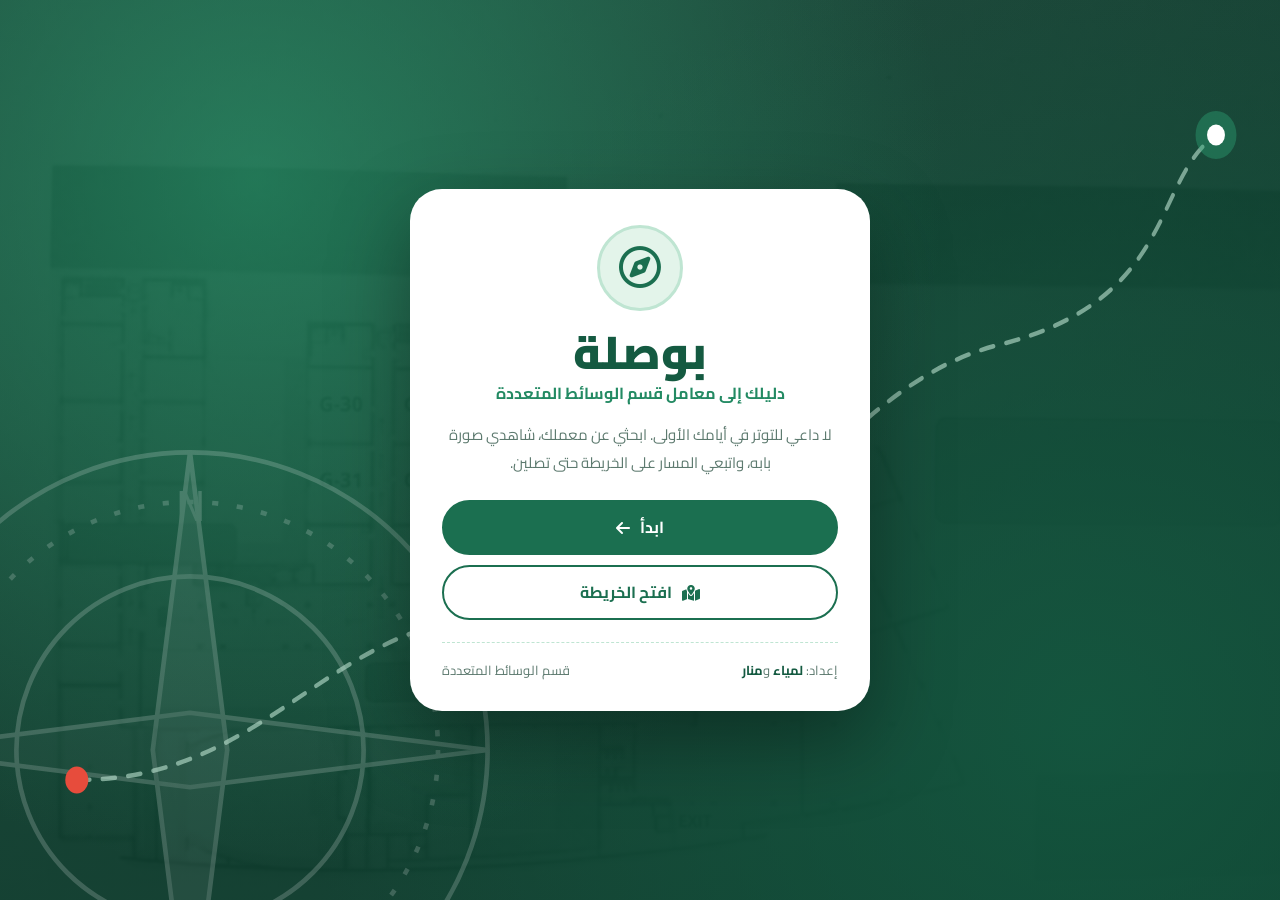
<file: index.html>
<!DOCTYPE html>
<html lang="ar" dir="rtl">
<head>
  <meta charset="UTF-8">
  <meta name="viewport" content="width=device-width, initial-scale=1.0">
  <title>بوصلة - دليل معامل الوسائط المتعددة</title>
  <meta name="description" content="بوصلة: دليل رقمي تفاعلي لمعامل قسم الوسائط المتعددة في الكلية التقنية">
  <link rel="icon" type="image/svg+xml" href="logo.svg">
  <link rel="preconnect" href="https://fonts.googleapis.com">
  <link rel="preconnect" href="https://fonts.gstatic.com" crossorigin>
  <link href="https://fonts.googleapis.com/css2?family=Cairo:wght@400;600;700;800;900&display=swap" rel="stylesheet">
  <link rel="stylesheet" href="https://cdnjs.cloudflare.com/ajax/libs/font-awesome/6.4.0/css/all.min.css">
  <link rel="stylesheet" href="style.css">
</head>
<body>
  <section class="hero">
    <div class="hero-bg" aria-hidden="true"></div>

    <div class="hero-deco" aria-hidden="true">
      <svg class="hero-compass" viewBox="0 0 200 200" fill="none" stroke="#ffffff" stroke-width="1.5">
        <circle cx="100" cy="100" r="96"/>
        <circle cx="100" cy="100" r="80" stroke-dasharray="2 6"/>
        <circle cx="100" cy="100" r="56"/>
        <path d="M100 4 L112 100 L100 196 L88 100 Z" fill="rgba(255,255,255,0.35)"/>
        <path d="M4 100 L100 88 L196 100 L100 112 Z" fill="rgba(255,255,255,0.15)"/>
        <text x="100" y="26" fill="#ffffff" stroke="none" font-size="14" text-anchor="middle" font-family="Cairo">N</text>
      </svg>
      <svg class="hero-route" viewBox="0 0 1000 600" preserveAspectRatio="none" style="position:absolute;inset:0;width:100%;height:100%">
        <path d="M60 520 C 220 520, 260 400, 420 410 S 640 260, 780 230 S 900 120, 950 90" stroke="#bfe5d2" stroke-width="3" fill="none" stroke-linecap="round" opacity="0.6"/>
        <circle cx="60" cy="520" r="9" fill="#e74c3c"/>
        <g transform="translate(950 90)"><circle r="16" fill="#2fa676" opacity="0.4"/><circle r="7" fill="#ffffff"/></g>
      </svg>
    </div>

    <div class="hero-card">
      <div class="hero-icon"><i class="fa-regular fa-compass"></i></div>
      <h1>بوصلة</h1>
      <p class="tagline">دليلك إلى معامل قسم الوسائط المتعددة</p>
      <p class="intro">لا داعي للتوتر في أيامك الأولى. ابحثي عن معملك، شاهدي صورة بابه، واتبعي المسار على الخريطة حتى تصلين.</p>

      <div class="hero-actions">
        <a href="labs.html" class="btn">ابدأ <i class="fa-solid fa-arrow-left"></i></a>
        <a href="map.html" class="btn btn-outline"><i class="fa-solid fa-map-location-dot"></i>افتح الخريطة</a>
      </div>

      <div class="hero-team">
        <span>إعداد: <strong>لمياء</strong> و<strong>منار</strong></span>
        <span>قسم الوسائط المتعددة</span>
      </div>
    </div>
  </section>
</body>
</html>
</file>
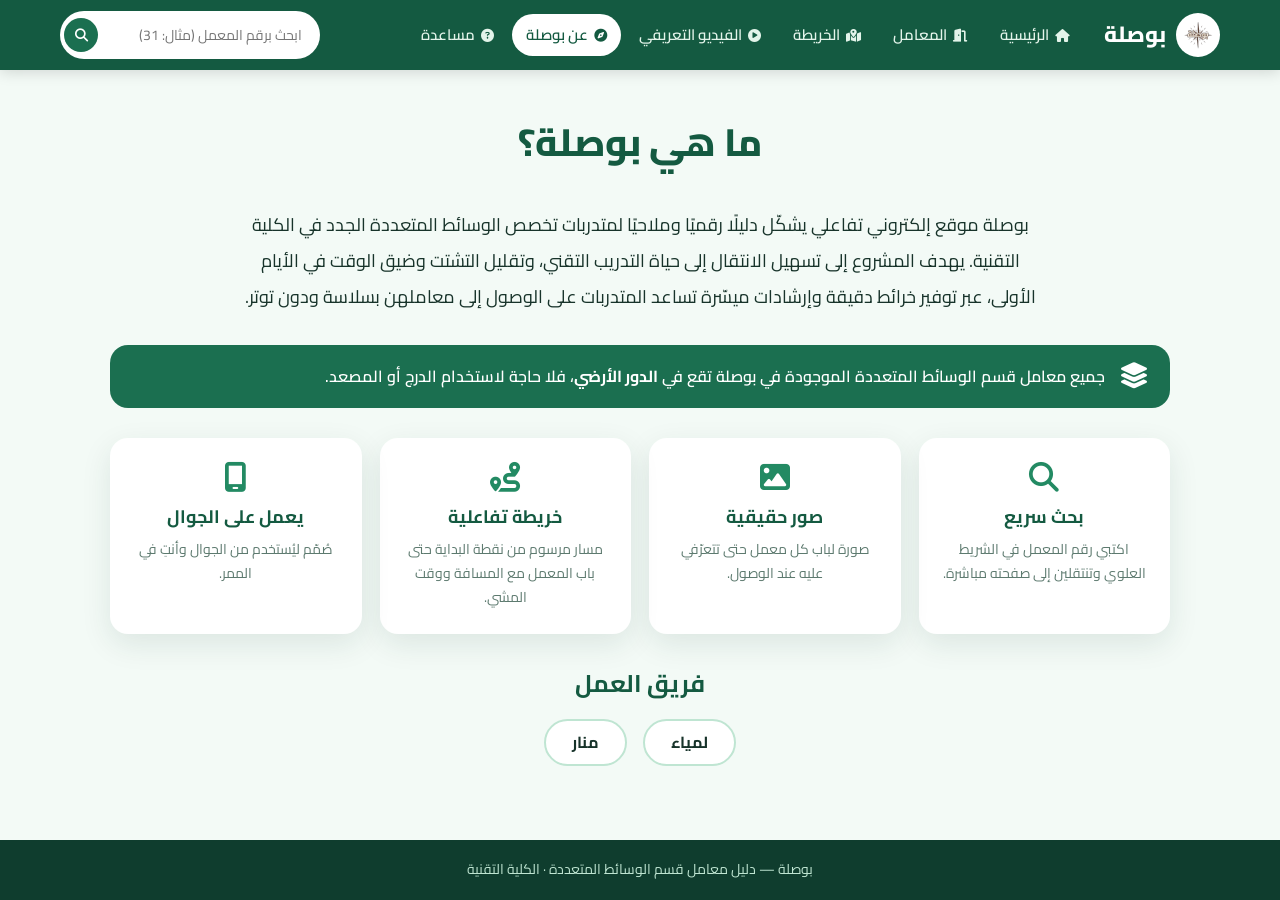
<file: about.html>
<!DOCTYPE html>
<html lang="ar" dir="rtl">
<head>
  <meta charset="UTF-8">
  <meta name="viewport" content="width=device-width, initial-scale=1.0">
  <title>عن بوصلة</title>
  <meta name="description" content="تعريف بمشروع بوصلة">
  <link rel="icon" type="image/svg+xml" href="logo.svg">
  <link rel="preconnect" href="https://fonts.googleapis.com">
  <link rel="preconnect" href="https://fonts.gstatic.com" crossorigin>
  <link href="https://fonts.googleapis.com/css2?family=Cairo:wght@400;600;700;800;900&display=swap" rel="stylesheet">
  <link rel="stylesheet" href="https://cdnjs.cloudflare.com/ajax/libs/font-awesome/6.4.0/css/all.min.css">
  <link rel="stylesheet" href="style.css">
</head>
<body>

  <header class="site-header">
    <div class="header-inner">
      <a href="index.html" class="brand"><img src="logo.svg" alt="شعار بوصلة"><span>بوصلة</span></a>
      <nav class="main-nav" id="mainNav">
        <a href="index.html"><i class="fa-solid fa-house"></i>الرئيسية</a>
        <a href="labs.html"><i class="fa-solid fa-door-open"></i>المعامل</a>
        <a href="map.html"><i class="fa-solid fa-map-location-dot"></i>الخريطة</a>
        <a href="video.html"><i class="fa-solid fa-circle-play"></i>الفيديو التعريفي</a>
        <a href="about.html" class="active" aria-current="page"><i class="fa-solid fa-compass"></i>عن بوصلة</a>
        <a href="help.html"><i class="fa-solid fa-circle-question"></i>مساعدة</a>
      </nav>
      <form class="search-box" id="searchForm" role="search">
        <input type="search" id="searchInput" placeholder="ابحث برقم المعمل (مثال: 31)" aria-label="ابحث برقم المعمل">
        <button type="submit" aria-label="بحث"><i class="fa-solid fa-magnifying-glass"></i></button>
      </form>
      <button class="menu-toggle" type="button" aria-label="القائمة" aria-controls="mainNav" aria-expanded="false"><i class="fa-solid fa-bars"></i></button>
    </div>
  </header>

  <main class="page">

    <div class="page-head">
      <h1>ما هي بوصلة؟</h1>
    </div>

    <p class="about-lead">
      بوصلة موقع إلكتروني تفاعلي يشكّل دليلًا رقميًا وملاحيًا لمتدربات تخصص الوسائط المتعددة الجدد في الكلية التقنية.
      يهدف المشروع إلى تسهيل الانتقال إلى حياة التدريب التقني، وتقليل التشتت وضيق الوقت في الأيام الأولى،
      عبر توفير خرائط دقيقة وإرشادات ميسّرة تساعد المتدربات على الوصول إلى معاملهن بسلاسة ودون توتر.
    </p>

    <div class="notice">
      <i class="fa-solid fa-layer-group"></i>
      <div>جميع معامل قسم الوسائط المتعددة الموجودة في بوصلة تقع في <strong>الدور الأرضي</strong>، فلا حاجة لاستخدام الدرج أو المصعد.</div>
    </div>

    <div class="feature-grid">
      <div class="feature"><i class="fa-solid fa-magnifying-glass"></i><h3>بحث سريع</h3><p>اكتبي رقم المعمل في الشريط العلوي وتنتقلين إلى صفحته مباشرة.</p></div>
      <div class="feature"><i class="fa-solid fa-image"></i><h3>صور حقيقية</h3><p>صورة لباب كل معمل حتى تتعرّفي عليه عند الوصول.</p></div>
      <div class="feature"><i class="fa-solid fa-route"></i><h3>خريطة تفاعلية</h3><p>مسار مرسوم من نقطة البداية حتى باب المعمل مع المسافة ووقت المشي.</p></div>
      <div class="feature"><i class="fa-solid fa-mobile-screen"></i><h3>يعمل على الجوال</h3><p>صُمّم ليُستخدم من الجوال وأنتِ في الممر.</p></div>
    </div>

    <div class="team">
      <h2>فريق العمل</h2>
      <div class="team-list">
        <span class="team-member">لمياء</span>
        <span class="team-member">منار</span>
      </div>
    </div>
  </main>

  <footer class="site-footer">بوصلة — دليل معامل قسم الوسائط المتعددة · الكلية التقنية</footer>

  <script src="site.js"></script>
</body>
</html>
</file>
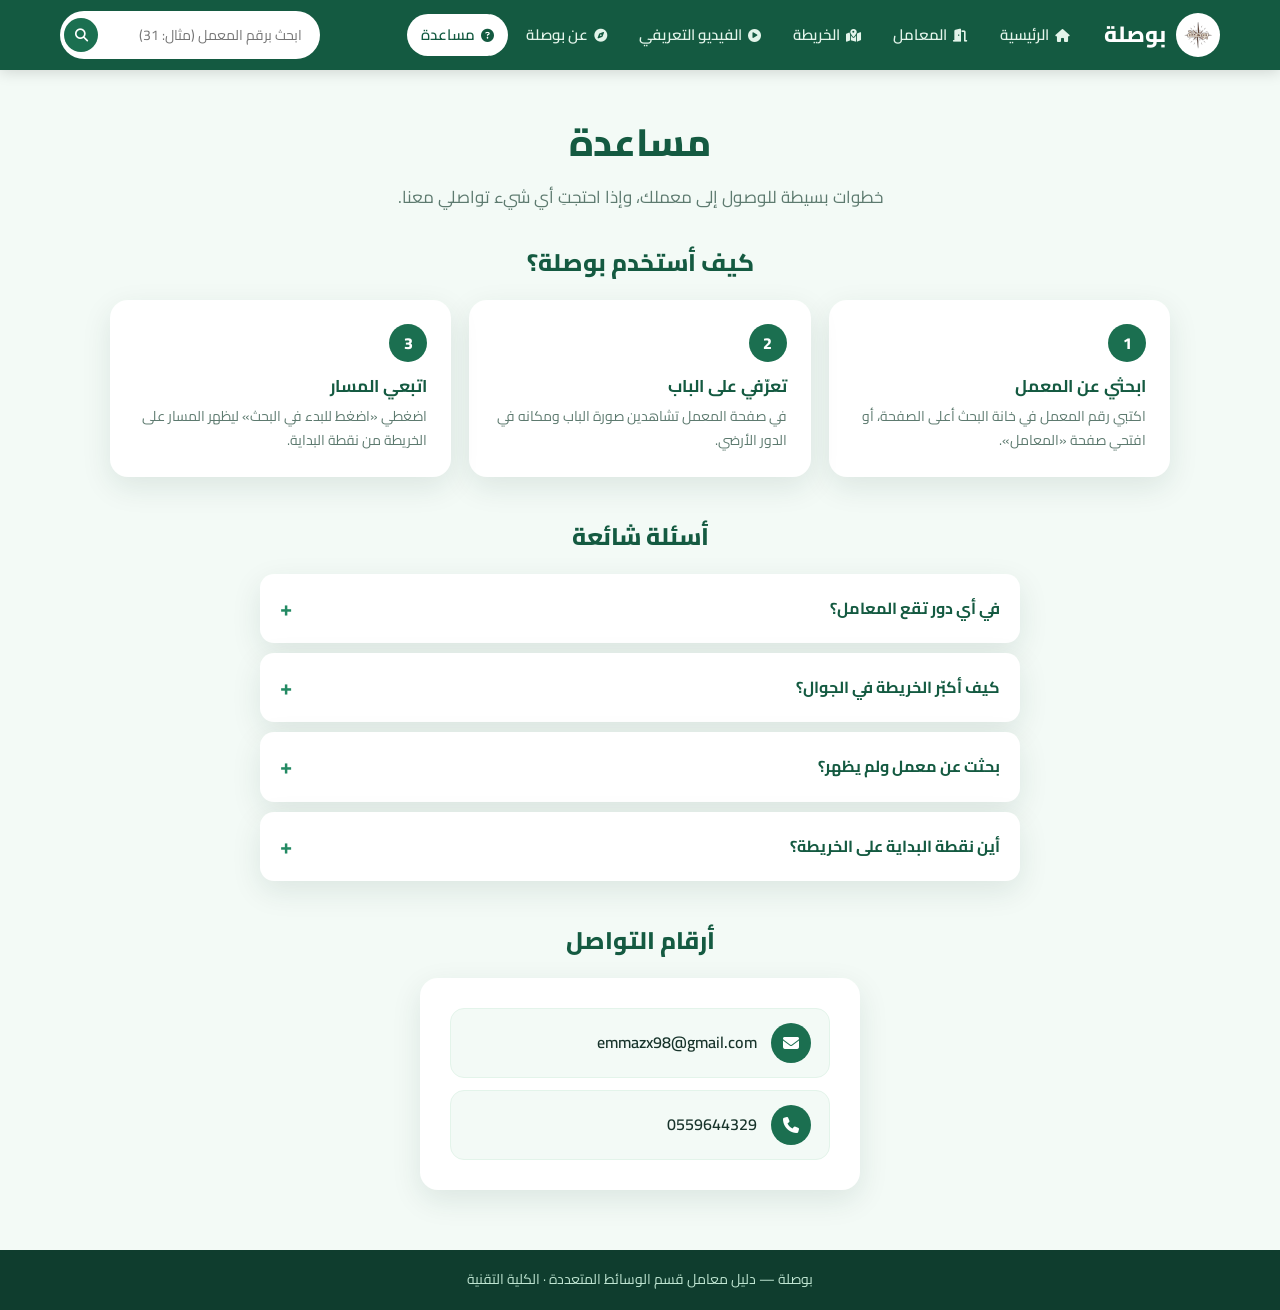
<file: help.html>
<!DOCTYPE html>
<html lang="ar" dir="rtl">
<head>
  <meta charset="UTF-8">
  <meta name="viewport" content="width=device-width, initial-scale=1.0">
  <title>مساعدة - بوصلة</title>
  <meta name="description" content="طريقة استخدام بوصلة وأرقام التواصل">
  <link rel="icon" type="image/svg+xml" href="logo.svg">
  <link rel="preconnect" href="https://fonts.googleapis.com">
  <link rel="preconnect" href="https://fonts.gstatic.com" crossorigin>
  <link href="https://fonts.googleapis.com/css2?family=Cairo:wght@400;600;700;800;900&display=swap" rel="stylesheet">
  <link rel="stylesheet" href="https://cdnjs.cloudflare.com/ajax/libs/font-awesome/6.4.0/css/all.min.css">
  <link rel="stylesheet" href="style.css">
</head>
<body>

  <header class="site-header">
    <div class="header-inner">
      <a href="index.html" class="brand"><img src="logo.svg" alt="شعار بوصلة"><span>بوصلة</span></a>
      <nav class="main-nav" id="mainNav">
        <a href="index.html"><i class="fa-solid fa-house"></i>الرئيسية</a>
        <a href="labs.html"><i class="fa-solid fa-door-open"></i>المعامل</a>
        <a href="map.html"><i class="fa-solid fa-map-location-dot"></i>الخريطة</a>
        <a href="video.html"><i class="fa-solid fa-circle-play"></i>الفيديو التعريفي</a>
        <a href="about.html"><i class="fa-solid fa-compass"></i>عن بوصلة</a>
        <a href="help.html" class="active" aria-current="page"><i class="fa-solid fa-circle-question"></i>مساعدة</a>
      </nav>
      <form class="search-box" id="searchForm" role="search">
        <input type="search" id="searchInput" placeholder="ابحث برقم المعمل (مثال: 31)" aria-label="ابحث برقم المعمل">
        <button type="submit" aria-label="بحث"><i class="fa-solid fa-magnifying-glass"></i></button>
      </form>
      <button class="menu-toggle" type="button" aria-label="القائمة" aria-controls="mainNav" aria-expanded="false"><i class="fa-solid fa-bars"></i></button>
    </div>
  </header>

  <main class="page">

    <div class="page-head">
      <h1>مساعدة</h1>
      <p>خطوات بسيطة للوصول إلى معملك، وإذا احتجتِ أي شيء تواصلي معنا.</p>
    </div>

    <h2 class="section-title">كيف أستخدم بوصلة؟</h2>
    <div class="steps">
      <div class="step"><h3>ابحثي عن المعمل</h3><p>اكتبي رقم المعمل في خانة البحث أعلى الصفحة، أو افتحي صفحة «المعامل».</p></div>
      <div class="step"><h3>تعرّفي على الباب</h3><p>في صفحة المعمل تشاهدين صورة الباب ومكانه في الدور الأرضي.</p></div>
      <div class="step"><h3>اتبعي المسار</h3><p>اضغطي «اضغط للبدء في البحث» ليظهر المسار على الخريطة من نقطة البداية.</p></div>
    </div>

    <h2 class="section-title">أسئلة شائعة</h2>
    <div class="faq">
      <details><summary>في أي دور تقع المعامل؟</summary><p>جميع معامل قسم الوسائط المتعددة في بوصلة تقع في الدور الأرضي.</p></details>
      <details><summary>كيف أكبّر الخريطة في الجوال؟</summary><p>باعدي بين إصبعين على الخريطة للتكبير، واسحبي بإصبع واحد للتحريك، أو استخدمي أزرار + و −.</p></details>
      <details><summary>بحثت عن معمل ولم يظهر؟</summary><p>المعامل المتوفرة حاليًا: 30، 31، 43، 44، 58، 61، 72. تأكدي من الرقم أو تواصلي معنا.</p></details>
      <details><summary>أين نقطة البداية على الخريطة؟</summary><p>نقطة البداية هي العلامة الحمراء (X) على الخريطة، وكل المسارات تبدأ منها.</p></details>
    </div>

    <h2 class="section-title">أرقام التواصل</h2>
    <div class="panel contact-card">
      <a class="contact-item" href="mailto:emmazx98@gmail.com"><i class="fa-solid fa-envelope"></i><span>emmazx98@gmail.com</span></a>
      <a class="contact-item" href="tel:0559644329"><i class="fa-solid fa-phone"></i><span>0559644329</span></a>
    </div>
  </main>

  <footer class="site-footer">بوصلة — دليل معامل قسم الوسائط المتعددة · الكلية التقنية</footer>

  <script src="site.js"></script>
</body>
</html>
</file>
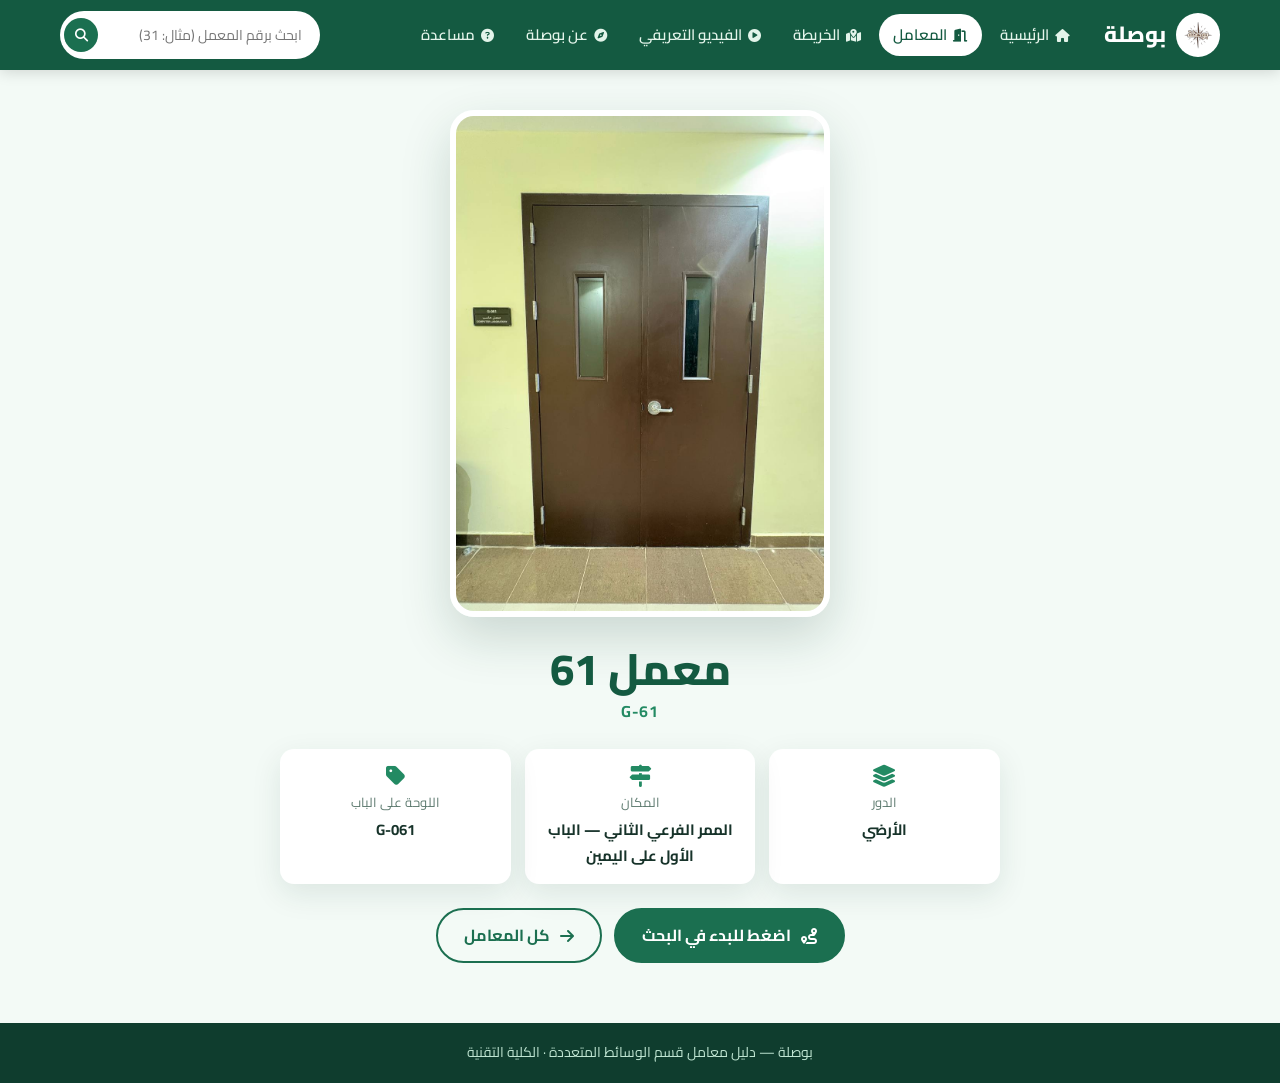
<file: lab.61.html>
<!DOCTYPE html>
<html lang="ar" dir="rtl">
<head>
  <meta charset="UTF-8">
  <meta name="viewport" content="width=device-width, initial-scale=1.0">
  <title>معمل 61 - بوصلة</title>
  <meta name="description" content="صورة ومكان معمل 61 في الدور الأرضي">
  <link rel="icon" type="image/svg+xml" href="logo.svg">
  <link rel="preconnect" href="https://fonts.googleapis.com">
  <link rel="preconnect" href="https://fonts.gstatic.com" crossorigin>
  <link href="https://fonts.googleapis.com/css2?family=Cairo:wght@400;600;700;800;900&display=swap" rel="stylesheet">
  <link rel="stylesheet" href="https://cdnjs.cloudflare.com/ajax/libs/font-awesome/6.4.0/css/all.min.css">
  <link rel="stylesheet" href="style.css">
</head>
<body>

  <header class="site-header">
    <div class="header-inner">
      <a href="index.html" class="brand"><img src="logo.svg" alt="شعار بوصلة"><span>بوصلة</span></a>
      <nav class="main-nav" id="mainNav">
        <a href="index.html"><i class="fa-solid fa-house"></i>الرئيسية</a>
        <a href="labs.html" class="active" aria-current="page"><i class="fa-solid fa-door-open"></i>المعامل</a>
        <a href="map.html"><i class="fa-solid fa-map-location-dot"></i>الخريطة</a>
        <a href="video.html"><i class="fa-solid fa-circle-play"></i>الفيديو التعريفي</a>
        <a href="about.html"><i class="fa-solid fa-compass"></i>عن بوصلة</a>
        <a href="help.html"><i class="fa-solid fa-circle-question"></i>مساعدة</a>
      </nav>
      <form class="search-box" id="searchForm" role="search">
        <input type="search" id="searchInput" placeholder="ابحث برقم المعمل (مثال: 31)" aria-label="ابحث برقم المعمل">
        <button type="submit" aria-label="بحث"><i class="fa-solid fa-magnifying-glass"></i></button>
      </form>
      <button class="menu-toggle" type="button" aria-label="القائمة" aria-controls="mainNav" aria-expanded="false"><i class="fa-solid fa-bars"></i></button>
    </div>
  </header>

  <main class="page">

    <section class="lab-detail">
      <img src="61.jpg" alt="باب معمل 61" class="lab-photo">

      <div>
        <h1>معمل 61</h1>
        <p class="lab-code">G-61</p>
      </div>

      <div class="lab-facts">
        <div class="fact"><i class="fa-solid fa-layer-group"></i><span>الدور</span><strong>الأرضي</strong></div>
        <div class="fact"><i class="fa-solid fa-signs-post"></i><span>المكان</span><strong>الممر الفرعي الثاني — الباب الأول على اليمين</strong></div>
        <div class="fact"><i class="fa-solid fa-tag"></i><span>اللوحة على الباب</span><strong>G-061</strong></div>
      </div>

      <div class="lab-actions">
        <a href="map.html?room=G-61" class="btn"><i class="fa-solid fa-route"></i>اضغط للبدء في البحث</a>
        <a href="labs.html" class="btn btn-outline"><i class="fa-solid fa-arrow-right"></i>كل المعامل</a>
      </div>
    </section>
  </main>

  <footer class="site-footer">بوصلة — دليل معامل قسم الوسائط المتعددة · الكلية التقنية</footer>

  <script src="site.js"></script>
</body>
</html>
</file>
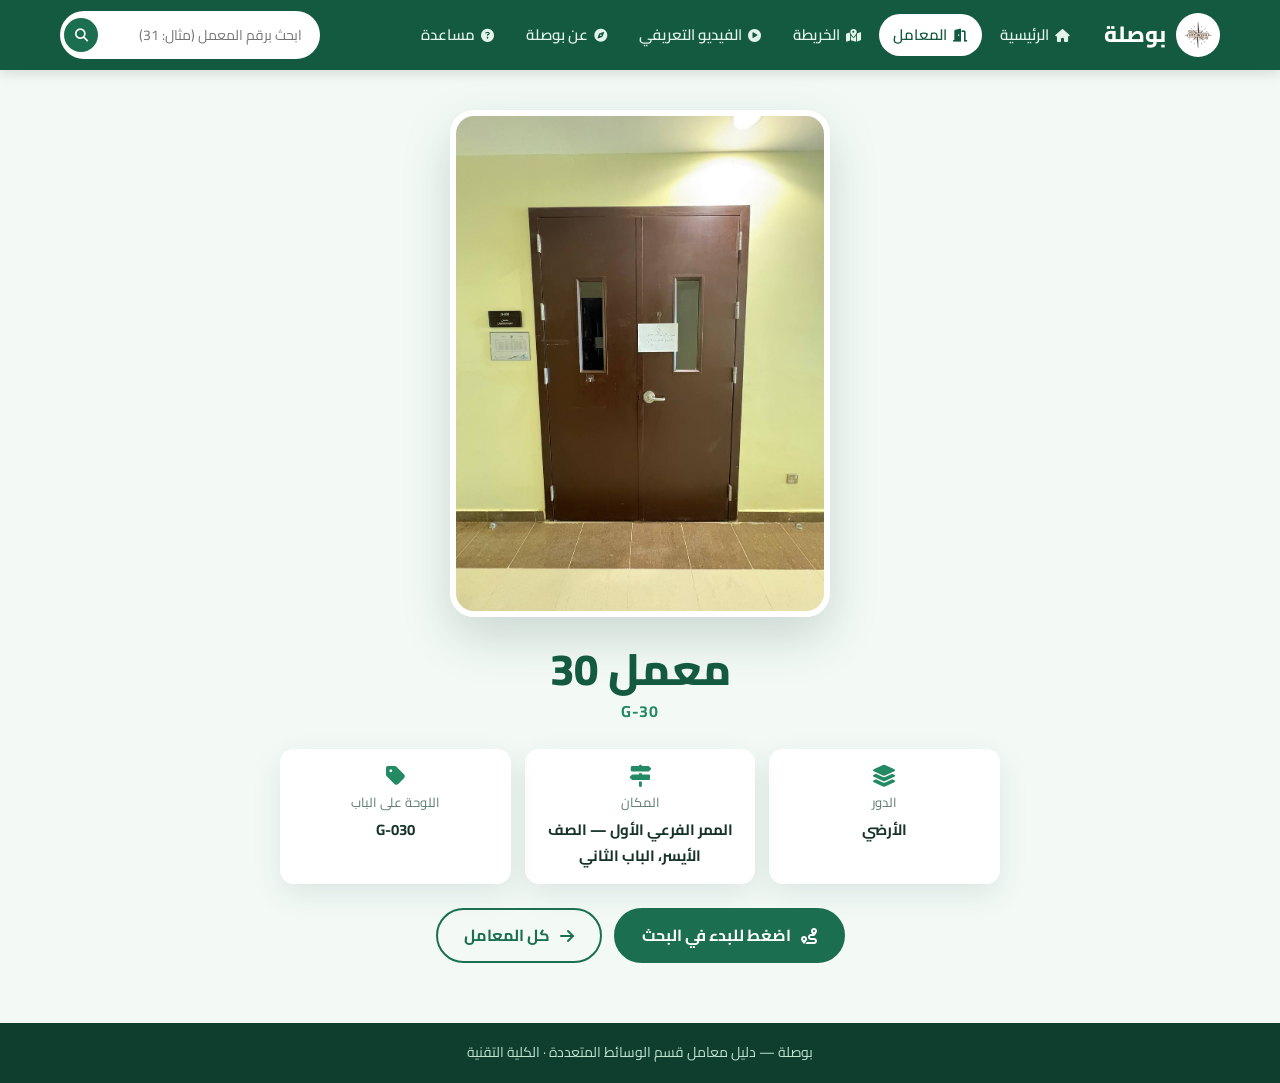
<file: lab30.html>
<!DOCTYPE html>
<html lang="ar" dir="rtl">
<head>
  <meta charset="UTF-8">
  <meta name="viewport" content="width=device-width, initial-scale=1.0">
  <title>معمل 30 - بوصلة</title>
  <meta name="description" content="صورة ومكان معمل 30 في الدور الأرضي">
  <link rel="icon" type="image/svg+xml" href="logo.svg">
  <link rel="preconnect" href="https://fonts.googleapis.com">
  <link rel="preconnect" href="https://fonts.gstatic.com" crossorigin>
  <link href="https://fonts.googleapis.com/css2?family=Cairo:wght@400;600;700;800;900&display=swap" rel="stylesheet">
  <link rel="stylesheet" href="https://cdnjs.cloudflare.com/ajax/libs/font-awesome/6.4.0/css/all.min.css">
  <link rel="stylesheet" href="style.css">
</head>
<body>

  <header class="site-header">
    <div class="header-inner">
      <a href="index.html" class="brand"><img src="logo.svg" alt="شعار بوصلة"><span>بوصلة</span></a>
      <nav class="main-nav" id="mainNav">
        <a href="index.html"><i class="fa-solid fa-house"></i>الرئيسية</a>
        <a href="labs.html" class="active" aria-current="page"><i class="fa-solid fa-door-open"></i>المعامل</a>
        <a href="map.html"><i class="fa-solid fa-map-location-dot"></i>الخريطة</a>
        <a href="video.html"><i class="fa-solid fa-circle-play"></i>الفيديو التعريفي</a>
        <a href="about.html"><i class="fa-solid fa-compass"></i>عن بوصلة</a>
        <a href="help.html"><i class="fa-solid fa-circle-question"></i>مساعدة</a>
      </nav>
      <form class="search-box" id="searchForm" role="search">
        <input type="search" id="searchInput" placeholder="ابحث برقم المعمل (مثال: 31)" aria-label="ابحث برقم المعمل">
        <button type="submit" aria-label="بحث"><i class="fa-solid fa-magnifying-glass"></i></button>
      </form>
      <button class="menu-toggle" type="button" aria-label="القائمة" aria-controls="mainNav" aria-expanded="false"><i class="fa-solid fa-bars"></i></button>
    </div>
  </header>

  <main class="page">

    <section class="lab-detail">
      <img src="30.jpg" alt="باب معمل 30" class="lab-photo">

      <div>
        <h1>معمل 30</h1>
        <p class="lab-code">G-30</p>
      </div>

      <div class="lab-facts">
        <div class="fact"><i class="fa-solid fa-layer-group"></i><span>الدور</span><strong>الأرضي</strong></div>
        <div class="fact"><i class="fa-solid fa-signs-post"></i><span>المكان</span><strong>الممر الفرعي الأول — الصف الأيسر، الباب الثاني</strong></div>
        <div class="fact"><i class="fa-solid fa-tag"></i><span>اللوحة على الباب</span><strong>G-030</strong></div>
      </div>

      <div class="lab-actions">
        <a href="map.html?room=G-30" class="btn"><i class="fa-solid fa-route"></i>اضغط للبدء في البحث</a>
        <a href="labs.html" class="btn btn-outline"><i class="fa-solid fa-arrow-right"></i>كل المعامل</a>
      </div>
    </section>
  </main>

  <footer class="site-footer">بوصلة — دليل معامل قسم الوسائط المتعددة · الكلية التقنية</footer>

  <script src="site.js"></script>
</body>
</html>
</file>
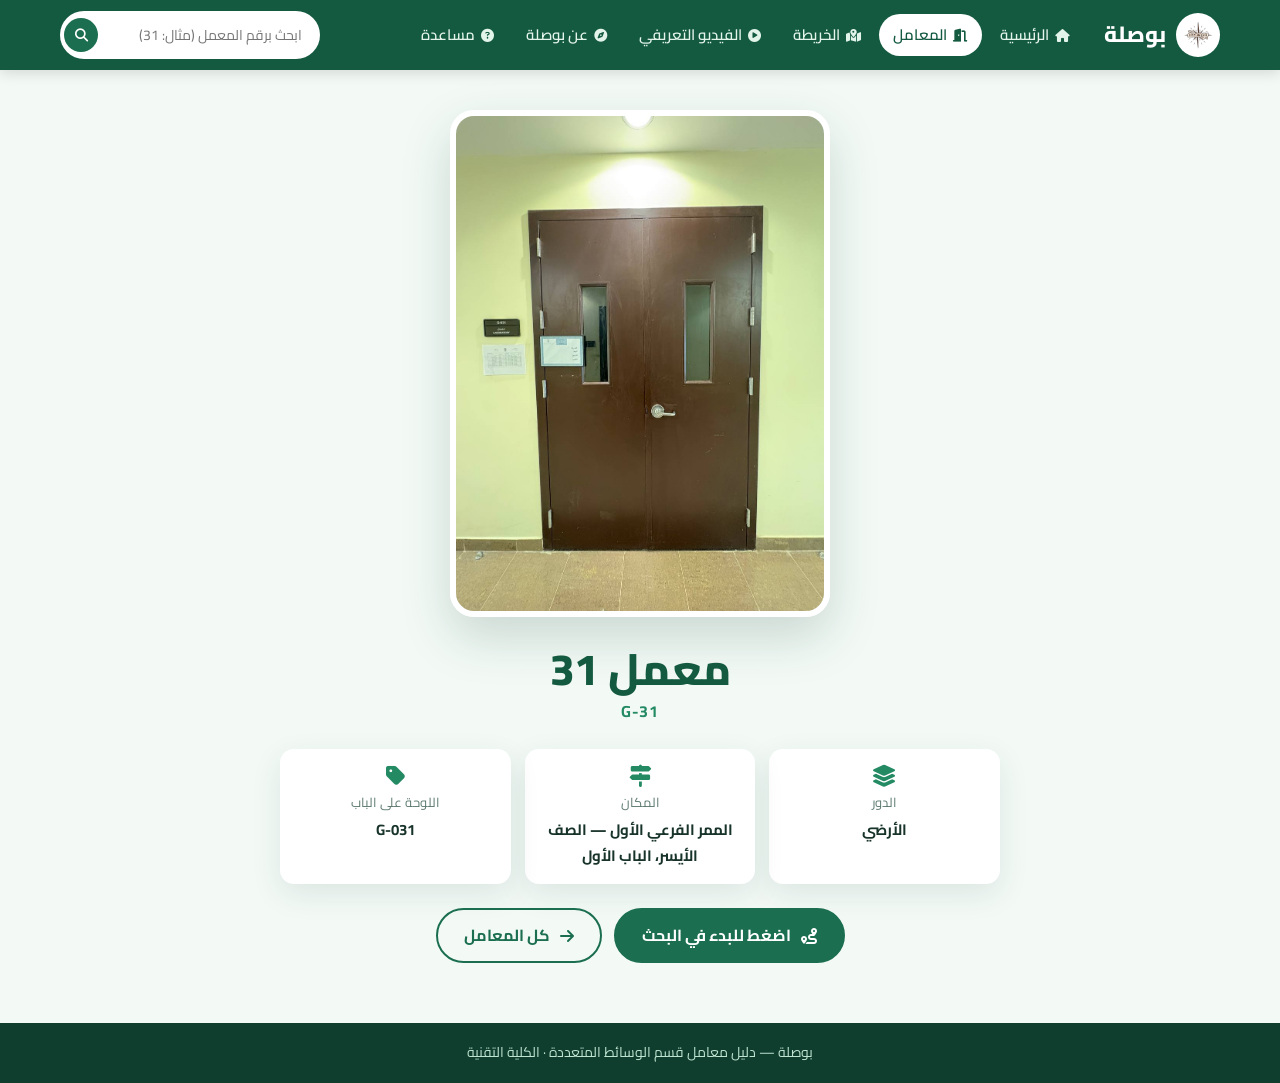
<file: lab31.html>
<!DOCTYPE html>
<html lang="ar" dir="rtl">
<head>
  <meta charset="UTF-8">
  <meta name="viewport" content="width=device-width, initial-scale=1.0">
  <title>معمل 31 - بوصلة</title>
  <meta name="description" content="صورة ومكان معمل 31 في الدور الأرضي">
  <link rel="icon" type="image/svg+xml" href="logo.svg">
  <link rel="preconnect" href="https://fonts.googleapis.com">
  <link rel="preconnect" href="https://fonts.gstatic.com" crossorigin>
  <link href="https://fonts.googleapis.com/css2?family=Cairo:wght@400;600;700;800;900&display=swap" rel="stylesheet">
  <link rel="stylesheet" href="https://cdnjs.cloudflare.com/ajax/libs/font-awesome/6.4.0/css/all.min.css">
  <link rel="stylesheet" href="style.css">
</head>
<body>

  <header class="site-header">
    <div class="header-inner">
      <a href="index.html" class="brand"><img src="logo.svg" alt="شعار بوصلة"><span>بوصلة</span></a>
      <nav class="main-nav" id="mainNav">
        <a href="index.html"><i class="fa-solid fa-house"></i>الرئيسية</a>
        <a href="labs.html" class="active" aria-current="page"><i class="fa-solid fa-door-open"></i>المعامل</a>
        <a href="map.html"><i class="fa-solid fa-map-location-dot"></i>الخريطة</a>
        <a href="video.html"><i class="fa-solid fa-circle-play"></i>الفيديو التعريفي</a>
        <a href="about.html"><i class="fa-solid fa-compass"></i>عن بوصلة</a>
        <a href="help.html"><i class="fa-solid fa-circle-question"></i>مساعدة</a>
      </nav>
      <form class="search-box" id="searchForm" role="search">
        <input type="search" id="searchInput" placeholder="ابحث برقم المعمل (مثال: 31)" aria-label="ابحث برقم المعمل">
        <button type="submit" aria-label="بحث"><i class="fa-solid fa-magnifying-glass"></i></button>
      </form>
      <button class="menu-toggle" type="button" aria-label="القائمة" aria-controls="mainNav" aria-expanded="false"><i class="fa-solid fa-bars"></i></button>
    </div>
  </header>

  <main class="page">

    <section class="lab-detail">
      <img src="31.jpg" alt="باب معمل 31" class="lab-photo">

      <div>
        <h1>معمل 31</h1>
        <p class="lab-code">G-31</p>
      </div>

      <div class="lab-facts">
        <div class="fact"><i class="fa-solid fa-layer-group"></i><span>الدور</span><strong>الأرضي</strong></div>
        <div class="fact"><i class="fa-solid fa-signs-post"></i><span>المكان</span><strong>الممر الفرعي الأول — الصف الأيسر، الباب الأول</strong></div>
        <div class="fact"><i class="fa-solid fa-tag"></i><span>اللوحة على الباب</span><strong>G-031</strong></div>
      </div>

      <div class="lab-actions">
        <a href="map.html?room=G-31" class="btn"><i class="fa-solid fa-route"></i>اضغط للبدء في البحث</a>
        <a href="labs.html" class="btn btn-outline"><i class="fa-solid fa-arrow-right"></i>كل المعامل</a>
      </div>
    </section>
  </main>

  <footer class="site-footer">بوصلة — دليل معامل قسم الوسائط المتعددة · الكلية التقنية</footer>

  <script src="site.js"></script>
</body>
</html>
</file>
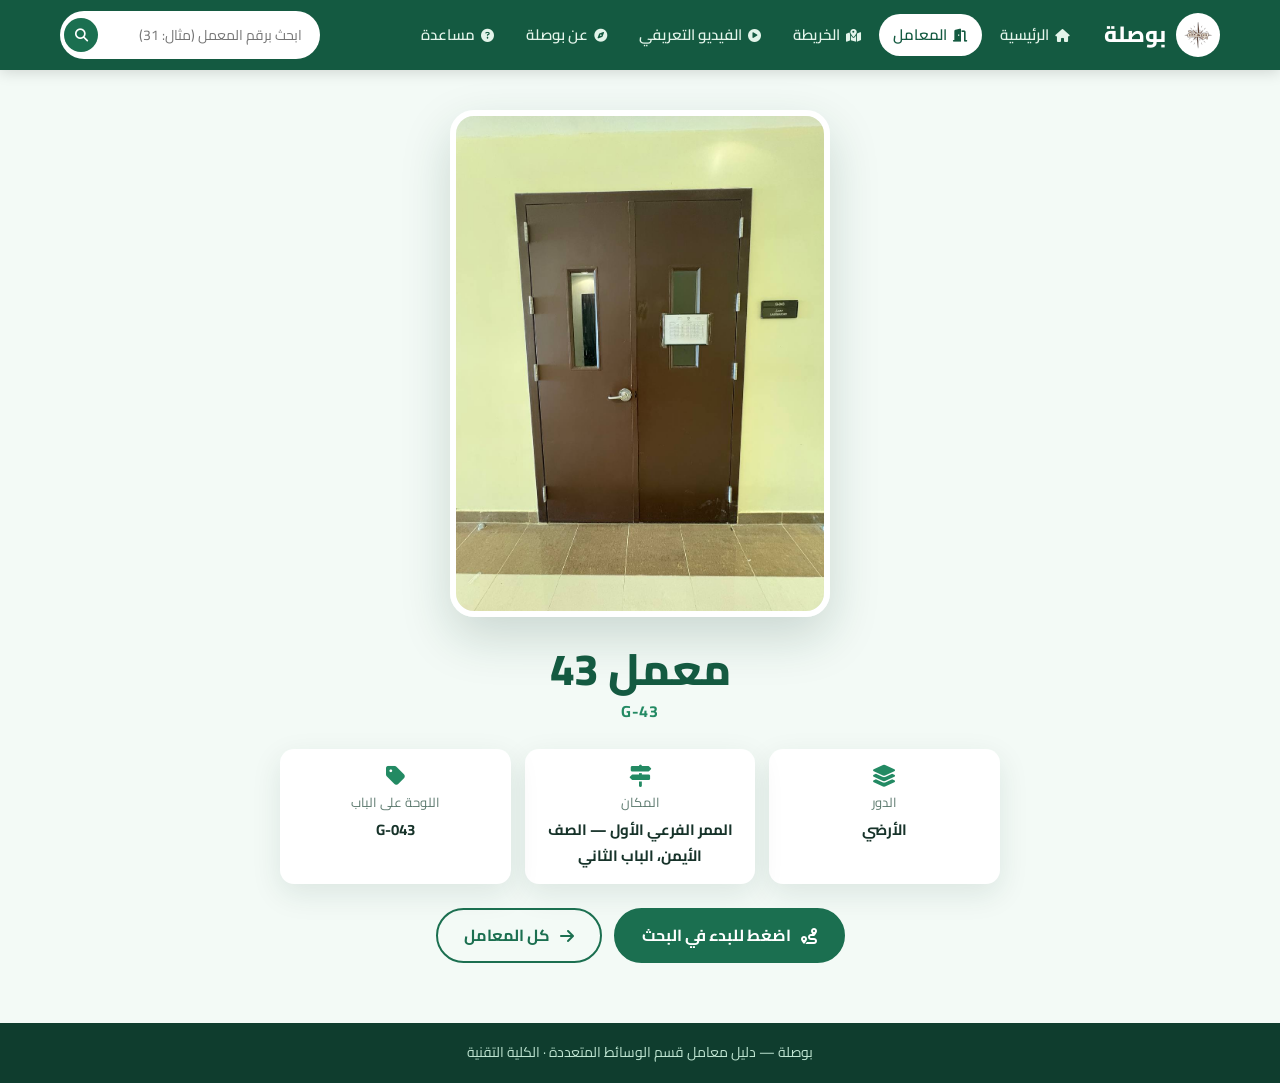
<file: lab43.html>
<!DOCTYPE html>
<html lang="ar" dir="rtl">
<head>
  <meta charset="UTF-8">
  <meta name="viewport" content="width=device-width, initial-scale=1.0">
  <title>معمل 43 - بوصلة</title>
  <meta name="description" content="صورة ومكان معمل 43 في الدور الأرضي">
  <link rel="icon" type="image/svg+xml" href="logo.svg">
  <link rel="preconnect" href="https://fonts.googleapis.com">
  <link rel="preconnect" href="https://fonts.gstatic.com" crossorigin>
  <link href="https://fonts.googleapis.com/css2?family=Cairo:wght@400;600;700;800;900&display=swap" rel="stylesheet">
  <link rel="stylesheet" href="https://cdnjs.cloudflare.com/ajax/libs/font-awesome/6.4.0/css/all.min.css">
  <link rel="stylesheet" href="style.css">
</head>
<body>

  <header class="site-header">
    <div class="header-inner">
      <a href="index.html" class="brand"><img src="logo.svg" alt="شعار بوصلة"><span>بوصلة</span></a>
      <nav class="main-nav" id="mainNav">
        <a href="index.html"><i class="fa-solid fa-house"></i>الرئيسية</a>
        <a href="labs.html" class="active" aria-current="page"><i class="fa-solid fa-door-open"></i>المعامل</a>
        <a href="map.html"><i class="fa-solid fa-map-location-dot"></i>الخريطة</a>
        <a href="video.html"><i class="fa-solid fa-circle-play"></i>الفيديو التعريفي</a>
        <a href="about.html"><i class="fa-solid fa-compass"></i>عن بوصلة</a>
        <a href="help.html"><i class="fa-solid fa-circle-question"></i>مساعدة</a>
      </nav>
      <form class="search-box" id="searchForm" role="search">
        <input type="search" id="searchInput" placeholder="ابحث برقم المعمل (مثال: 31)" aria-label="ابحث برقم المعمل">
        <button type="submit" aria-label="بحث"><i class="fa-solid fa-magnifying-glass"></i></button>
      </form>
      <button class="menu-toggle" type="button" aria-label="القائمة" aria-controls="mainNav" aria-expanded="false"><i class="fa-solid fa-bars"></i></button>
    </div>
  </header>

  <main class="page">

    <section class="lab-detail">
      <img src="43.jpg" alt="باب معمل 43" class="lab-photo">

      <div>
        <h1>معمل 43</h1>
        <p class="lab-code">G-43</p>
      </div>

      <div class="lab-facts">
        <div class="fact"><i class="fa-solid fa-layer-group"></i><span>الدور</span><strong>الأرضي</strong></div>
        <div class="fact"><i class="fa-solid fa-signs-post"></i><span>المكان</span><strong>الممر الفرعي الأول — الصف الأيمن، الباب الثاني</strong></div>
        <div class="fact"><i class="fa-solid fa-tag"></i><span>اللوحة على الباب</span><strong>G-043</strong></div>
      </div>

      <div class="lab-actions">
        <a href="map.html?room=G-43" class="btn"><i class="fa-solid fa-route"></i>اضغط للبدء في البحث</a>
        <a href="labs.html" class="btn btn-outline"><i class="fa-solid fa-arrow-right"></i>كل المعامل</a>
      </div>
    </section>
  </main>

  <footer class="site-footer">بوصلة — دليل معامل قسم الوسائط المتعددة · الكلية التقنية</footer>

  <script src="site.js"></script>
</body>
</html>
</file>
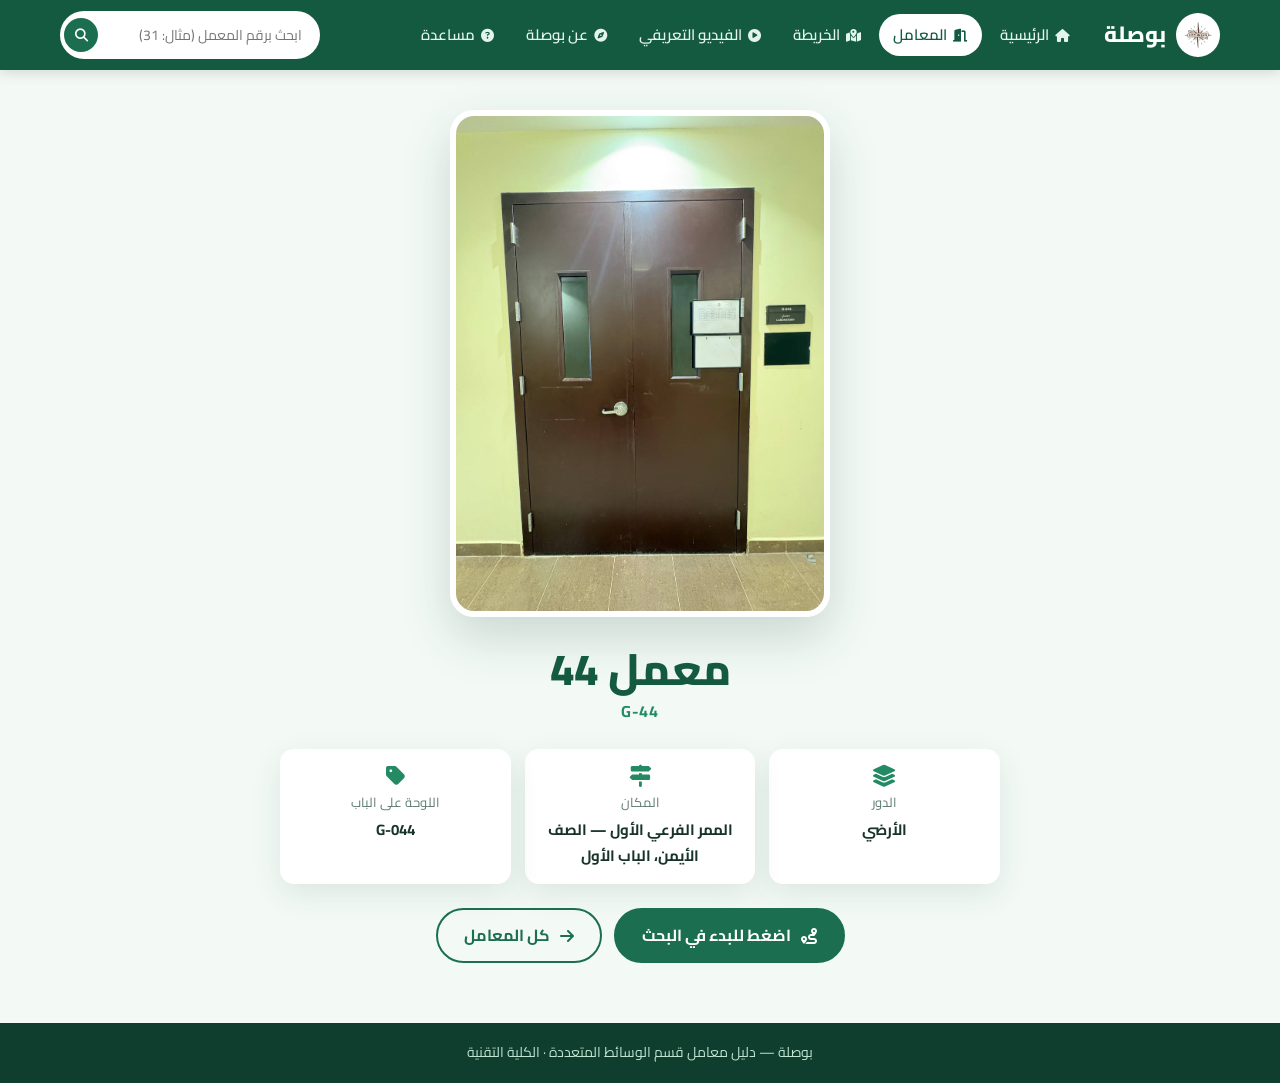
<file: lab44.html>
<!DOCTYPE html>
<html lang="ar" dir="rtl">
<head>
  <meta charset="UTF-8">
  <meta name="viewport" content="width=device-width, initial-scale=1.0">
  <title>معمل 44 - بوصلة</title>
  <meta name="description" content="صورة ومكان معمل 44 في الدور الأرضي">
  <link rel="icon" type="image/svg+xml" href="logo.svg">
  <link rel="preconnect" href="https://fonts.googleapis.com">
  <link rel="preconnect" href="https://fonts.gstatic.com" crossorigin>
  <link href="https://fonts.googleapis.com/css2?family=Cairo:wght@400;600;700;800;900&display=swap" rel="stylesheet">
  <link rel="stylesheet" href="https://cdnjs.cloudflare.com/ajax/libs/font-awesome/6.4.0/css/all.min.css">
  <link rel="stylesheet" href="style.css">
</head>
<body>

  <header class="site-header">
    <div class="header-inner">
      <a href="index.html" class="brand"><img src="logo.svg" alt="شعار بوصلة"><span>بوصلة</span></a>
      <nav class="main-nav" id="mainNav">
        <a href="index.html"><i class="fa-solid fa-house"></i>الرئيسية</a>
        <a href="labs.html" class="active" aria-current="page"><i class="fa-solid fa-door-open"></i>المعامل</a>
        <a href="map.html"><i class="fa-solid fa-map-location-dot"></i>الخريطة</a>
        <a href="video.html"><i class="fa-solid fa-circle-play"></i>الفيديو التعريفي</a>
        <a href="about.html"><i class="fa-solid fa-compass"></i>عن بوصلة</a>
        <a href="help.html"><i class="fa-solid fa-circle-question"></i>مساعدة</a>
      </nav>
      <form class="search-box" id="searchForm" role="search">
        <input type="search" id="searchInput" placeholder="ابحث برقم المعمل (مثال: 31)" aria-label="ابحث برقم المعمل">
        <button type="submit" aria-label="بحث"><i class="fa-solid fa-magnifying-glass"></i></button>
      </form>
      <button class="menu-toggle" type="button" aria-label="القائمة" aria-controls="mainNav" aria-expanded="false"><i class="fa-solid fa-bars"></i></button>
    </div>
  </header>

  <main class="page">

    <section class="lab-detail">
      <img src="44.jpg" alt="باب معمل 44" class="lab-photo">

      <div>
        <h1>معمل 44</h1>
        <p class="lab-code">G-44</p>
      </div>

      <div class="lab-facts">
        <div class="fact"><i class="fa-solid fa-layer-group"></i><span>الدور</span><strong>الأرضي</strong></div>
        <div class="fact"><i class="fa-solid fa-signs-post"></i><span>المكان</span><strong>الممر الفرعي الأول — الصف الأيمن، الباب الأول</strong></div>
        <div class="fact"><i class="fa-solid fa-tag"></i><span>اللوحة على الباب</span><strong>G-044</strong></div>
      </div>

      <div class="lab-actions">
        <a href="map.html?room=G-44" class="btn"><i class="fa-solid fa-route"></i>اضغط للبدء في البحث</a>
        <a href="labs.html" class="btn btn-outline"><i class="fa-solid fa-arrow-right"></i>كل المعامل</a>
      </div>
    </section>
  </main>

  <footer class="site-footer">بوصلة — دليل معامل قسم الوسائط المتعددة · الكلية التقنية</footer>

  <script src="site.js"></script>
</body>
</html>
</file>
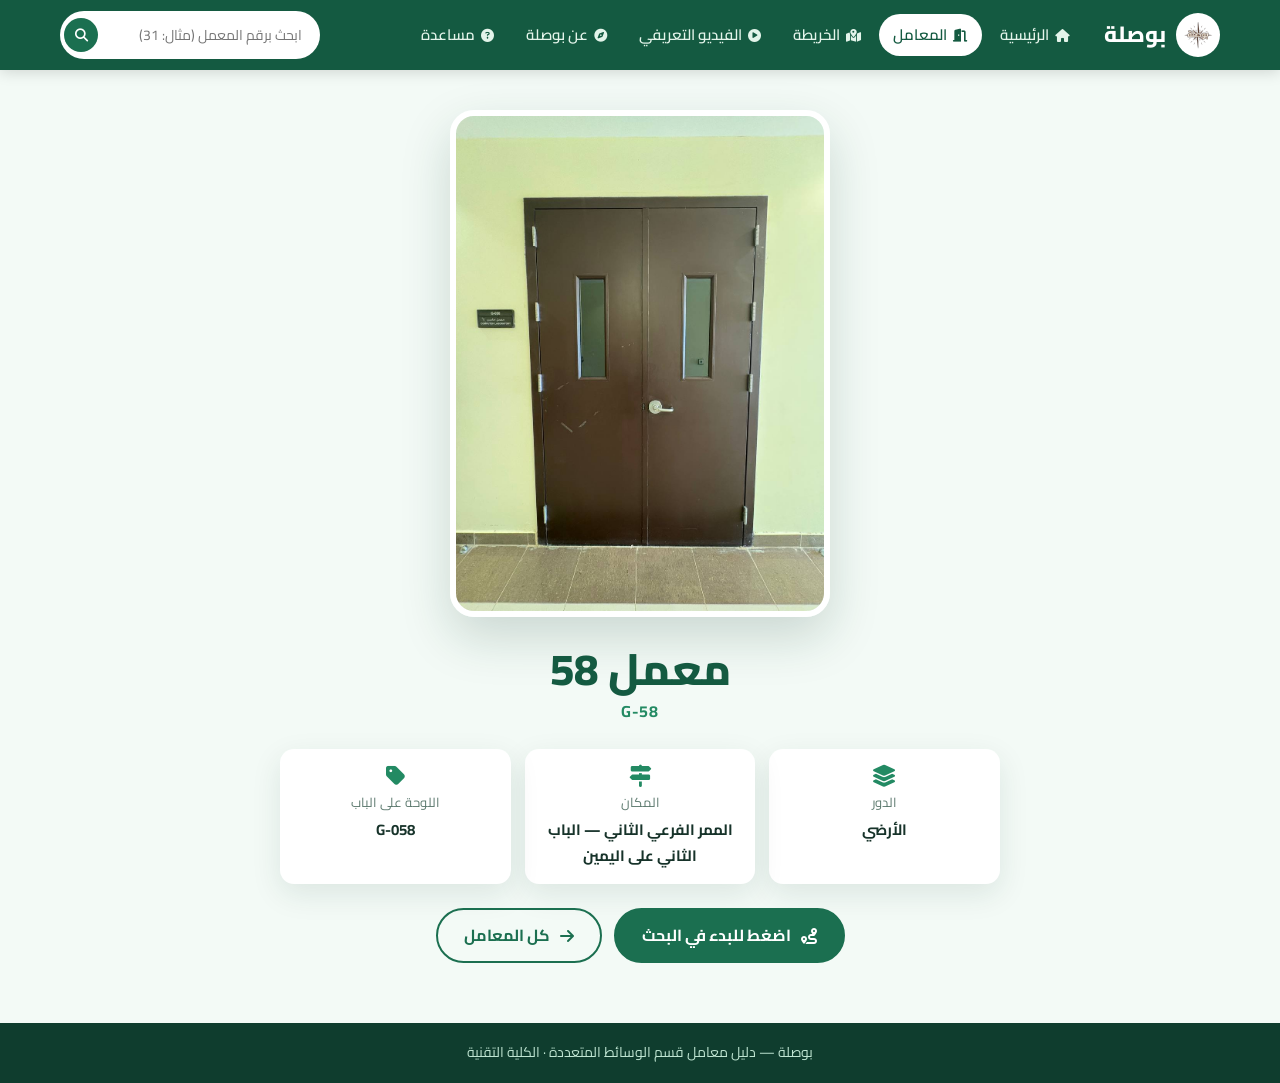
<file: lab58.html>
<!DOCTYPE html>
<html lang="ar" dir="rtl">
<head>
  <meta charset="UTF-8">
  <meta name="viewport" content="width=device-width, initial-scale=1.0">
  <title>معمل 58 - بوصلة</title>
  <meta name="description" content="صورة ومكان معمل 58 في الدور الأرضي">
  <link rel="icon" type="image/svg+xml" href="logo.svg">
  <link rel="preconnect" href="https://fonts.googleapis.com">
  <link rel="preconnect" href="https://fonts.gstatic.com" crossorigin>
  <link href="https://fonts.googleapis.com/css2?family=Cairo:wght@400;600;700;800;900&display=swap" rel="stylesheet">
  <link rel="stylesheet" href="https://cdnjs.cloudflare.com/ajax/libs/font-awesome/6.4.0/css/all.min.css">
  <link rel="stylesheet" href="style.css">
</head>
<body>

  <header class="site-header">
    <div class="header-inner">
      <a href="index.html" class="brand"><img src="logo.svg" alt="شعار بوصلة"><span>بوصلة</span></a>
      <nav class="main-nav" id="mainNav">
        <a href="index.html"><i class="fa-solid fa-house"></i>الرئيسية</a>
        <a href="labs.html" class="active" aria-current="page"><i class="fa-solid fa-door-open"></i>المعامل</a>
        <a href="map.html"><i class="fa-solid fa-map-location-dot"></i>الخريطة</a>
        <a href="video.html"><i class="fa-solid fa-circle-play"></i>الفيديو التعريفي</a>
        <a href="about.html"><i class="fa-solid fa-compass"></i>عن بوصلة</a>
        <a href="help.html"><i class="fa-solid fa-circle-question"></i>مساعدة</a>
      </nav>
      <form class="search-box" id="searchForm" role="search">
        <input type="search" id="searchInput" placeholder="ابحث برقم المعمل (مثال: 31)" aria-label="ابحث برقم المعمل">
        <button type="submit" aria-label="بحث"><i class="fa-solid fa-magnifying-glass"></i></button>
      </form>
      <button class="menu-toggle" type="button" aria-label="القائمة" aria-controls="mainNav" aria-expanded="false"><i class="fa-solid fa-bars"></i></button>
    </div>
  </header>

  <main class="page">

    <section class="lab-detail">
      <img src="58.jpg" alt="باب معمل 58" class="lab-photo">

      <div>
        <h1>معمل 58</h1>
        <p class="lab-code">G-58</p>
      </div>

      <div class="lab-facts">
        <div class="fact"><i class="fa-solid fa-layer-group"></i><span>الدور</span><strong>الأرضي</strong></div>
        <div class="fact"><i class="fa-solid fa-signs-post"></i><span>المكان</span><strong>الممر الفرعي الثاني — الباب الثاني على اليمين</strong></div>
        <div class="fact"><i class="fa-solid fa-tag"></i><span>اللوحة على الباب</span><strong>G-058</strong></div>
      </div>

      <div class="lab-actions">
        <a href="map.html?room=G-58" class="btn"><i class="fa-solid fa-route"></i>اضغط للبدء في البحث</a>
        <a href="labs.html" class="btn btn-outline"><i class="fa-solid fa-arrow-right"></i>كل المعامل</a>
      </div>
    </section>
  </main>

  <footer class="site-footer">بوصلة — دليل معامل قسم الوسائط المتعددة · الكلية التقنية</footer>

  <script src="site.js"></script>
</body>
</html>
</file>
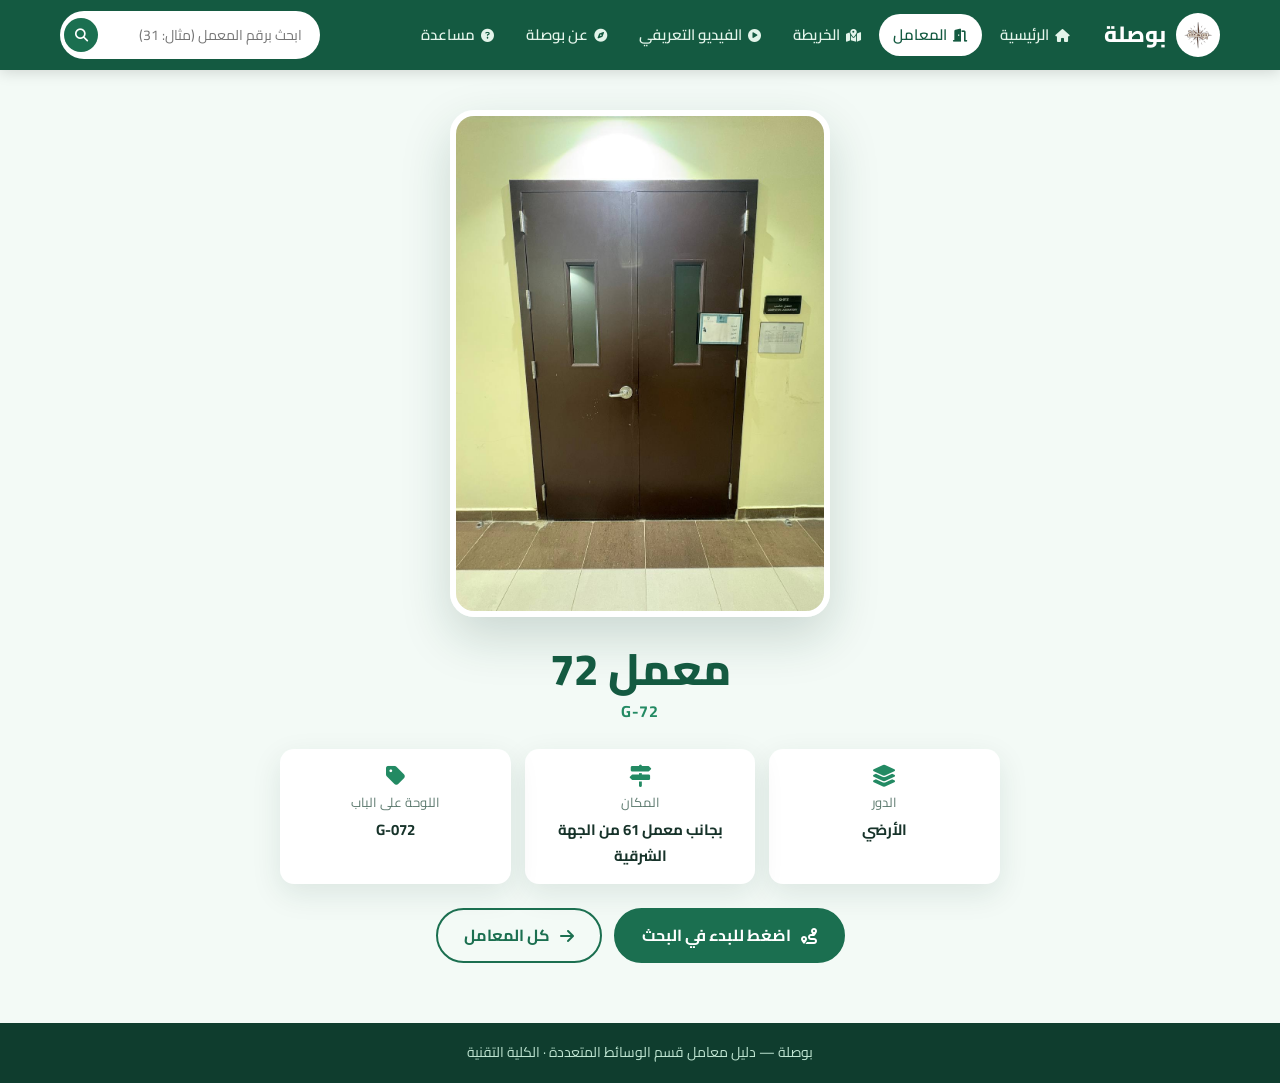
<file: lab72.html>
<!DOCTYPE html>
<html lang="ar" dir="rtl">
<head>
  <meta charset="UTF-8">
  <meta name="viewport" content="width=device-width, initial-scale=1.0">
  <title>معمل 72 - بوصلة</title>
  <meta name="description" content="صورة ومكان معمل 72 في الدور الأرضي">
  <link rel="icon" type="image/svg+xml" href="logo.svg">
  <link rel="preconnect" href="https://fonts.googleapis.com">
  <link rel="preconnect" href="https://fonts.gstatic.com" crossorigin>
  <link href="https://fonts.googleapis.com/css2?family=Cairo:wght@400;600;700;800;900&display=swap" rel="stylesheet">
  <link rel="stylesheet" href="https://cdnjs.cloudflare.com/ajax/libs/font-awesome/6.4.0/css/all.min.css">
  <link rel="stylesheet" href="style.css">
</head>
<body>

  <header class="site-header">
    <div class="header-inner">
      <a href="index.html" class="brand"><img src="logo.svg" alt="شعار بوصلة"><span>بوصلة</span></a>
      <nav class="main-nav" id="mainNav">
        <a href="index.html"><i class="fa-solid fa-house"></i>الرئيسية</a>
        <a href="labs.html" class="active" aria-current="page"><i class="fa-solid fa-door-open"></i>المعامل</a>
        <a href="map.html"><i class="fa-solid fa-map-location-dot"></i>الخريطة</a>
        <a href="video.html"><i class="fa-solid fa-circle-play"></i>الفيديو التعريفي</a>
        <a href="about.html"><i class="fa-solid fa-compass"></i>عن بوصلة</a>
        <a href="help.html"><i class="fa-solid fa-circle-question"></i>مساعدة</a>
      </nav>
      <form class="search-box" id="searchForm" role="search">
        <input type="search" id="searchInput" placeholder="ابحث برقم المعمل (مثال: 31)" aria-label="ابحث برقم المعمل">
        <button type="submit" aria-label="بحث"><i class="fa-solid fa-magnifying-glass"></i></button>
      </form>
      <button class="menu-toggle" type="button" aria-label="القائمة" aria-controls="mainNav" aria-expanded="false"><i class="fa-solid fa-bars"></i></button>
    </div>
  </header>

  <main class="page">

    <section class="lab-detail">
      <img src="72.jpg" alt="باب معمل 72" class="lab-photo">

      <div>
        <h1>معمل 72</h1>
        <p class="lab-code">G-72</p>
      </div>

      <div class="lab-facts">
        <div class="fact"><i class="fa-solid fa-layer-group"></i><span>الدور</span><strong>الأرضي</strong></div>
        <div class="fact"><i class="fa-solid fa-signs-post"></i><span>المكان</span><strong>بجانب معمل 61 من الجهة الشرقية</strong></div>
        <div class="fact"><i class="fa-solid fa-tag"></i><span>اللوحة على الباب</span><strong>G-072</strong></div>
      </div>

      <div class="lab-actions">
        <a href="map.html?room=G-72" class="btn"><i class="fa-solid fa-route"></i>اضغط للبدء في البحث</a>
        <a href="labs.html" class="btn btn-outline"><i class="fa-solid fa-arrow-right"></i>كل المعامل</a>
      </div>
    </section>
  </main>

  <footer class="site-footer">بوصلة — دليل معامل قسم الوسائط المتعددة · الكلية التقنية</footer>

  <script src="site.js"></script>
</body>
</html>
</file>
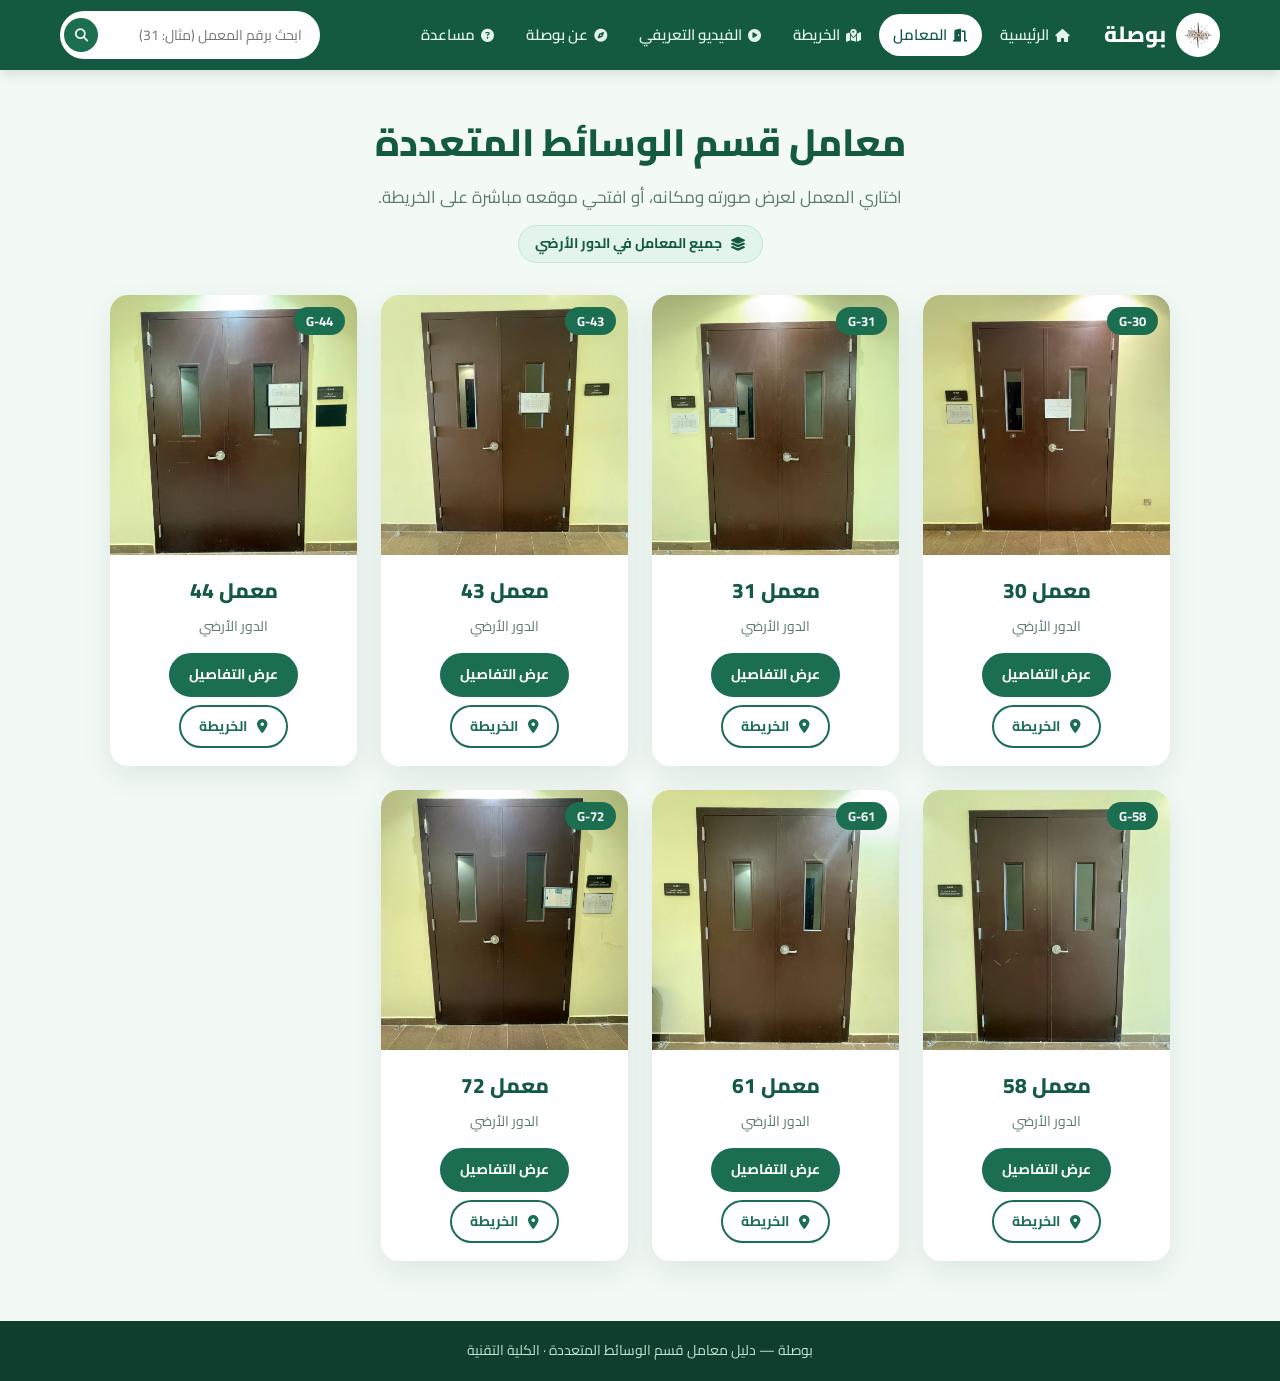
<file: labs.html>
<!DOCTYPE html>
 <html lang="ar" dir="rtl">
<head>
  <meta charset="UTF-8">
  <meta name="viewport" content="width=device-width, initial-scale=1.0">
  <title>المعامل - بوصلة</title>
  <meta name="description" content="جميع معامل قسم الوسائط المتعددة في الدور الأرضي">
  <link rel="icon" type="image/svg+xml" href="logo.svg">
  <link rel="preconnect" href="https://fonts.googleapis.com">
  <link rel="preconnect" href="https://fonts.gstatic.com" crossorigin>
  <link href="https://fonts.googleapis.com/css2?family=Cairo:wght@400;600;700;800;900&display=swap" rel="stylesheet">
  <link rel="stylesheet" href="https://cdnjs.cloudflare.com/ajax/libs/font-awesome/6.4.0/css/all.min.css">
  <link rel="stylesheet" href="style.css">
</head>
<body>

  <header class="site-header">
    <div class="header-inner">
      <a href="index.html" class="brand"><img src="logo.svg" alt="شعار بوصلة"><span>بوصلة</span></a>
      <nav class="main-nav" id="mainNav">
        <a href="index.html"><i class="fa-solid fa-house"></i>الرئيسية</a>
        <a href="labs.html" class="active" aria-current="page"><i class="fa-solid fa-door-open"></i>المعامل</a>
        <a href="map.html"><i class="fa-solid fa-map-location-dot"></i>الخريطة</a>
        <a href="video.html"><i class="fa-solid fa-circle-play"></i>الفيديو التعريفي</a>
        <a href="about.html"><i class="fa-solid fa-compass"></i>عن بوصلة</a>
        <a href="help.html"><i class="fa-solid fa-circle-question"></i>مساعدة</a>
      </nav>
      <form class="search-box" id="searchForm" role="search">
        <input type="search" id="searchInput" placeholder="ابحث برقم المعمل (مثال: 31)" aria-label="ابحث برقم المعمل">
        <button type="submit" aria-label="بحث"><i class="fa-solid fa-magnifying-glass"></i></button>
      </form>
      <button class="menu-toggle" type="button" aria-label="القائمة" aria-controls="mainNav" aria-expanded="false"><i class="fa-solid fa-bars"></i></button>
    </div>
  </header>

  <main class="page">

    <div class="page-head">
      <h1>معامل قسم الوسائط المتعددة</h1>
      <p>اختاري المعمل لعرض صورته ومكانه، أو افتحي موقعه مباشرة على الخريطة.</p>
      <span class="badge"><i class="fa-solid fa-layer-group"></i>جميع المعامل في الدور الأرضي</span>
    </div>

    <section class="cards-grid">
      <article class="card">
        <a class="card-img" href="lab30.html">
          <img src="30.jpg" alt="باب معمل 30" loading="lazy">
          <span class="card-tag">G-30</span>
        </a>
        <div class="card-body">
          <h3>معمل 30</h3>
          <p>الدور الأرضي</p>
          <div class="card-actions">
            <a href="lab30.html" class="btn btn-sm">عرض التفاصيل</a>
            <a href="map.html?room=G-30" class="btn btn-sm btn-outline"><i class="fa-solid fa-location-dot"></i>الخريطة</a>
          </div>
        </div>
      </article>
      <article class="card">
        <a class="card-img" href="lab31.html">
          <img src="31.jpg" alt="باب معمل 31" loading="lazy">
          <span class="card-tag">G-31</span>
        </a>
        <div class="card-body">
          <h3>معمل 31</h3>
          <p>الدور الأرضي</p>
          <div class="card-actions">
            <a href="lab31.html" class="btn btn-sm">عرض التفاصيل</a>
            <a href="map.html?room=G-31" class="btn btn-sm btn-outline"><i class="fa-solid fa-location-dot"></i>الخريطة</a>
          </div>
        </div>
      </article>
      <article class="card">
        <a class="card-img" href="lab43.html">
          <img src="43.jpg" alt="باب معمل 43" loading="lazy">
          <span class="card-tag">G-43</span>
        </a>
        <div class="card-body">
          <h3>معمل 43</h3>
          <p>الدور الأرضي</p>
          <div class="card-actions">
            <a href="lab43.html" class="btn btn-sm">عرض التفاصيل</a>
            <a href="map.html?room=G-43" class="btn btn-sm btn-outline"><i class="fa-solid fa-location-dot"></i>الخريطة</a>
          </div>
        </div>
      </article>
      <article class="card">
        <a class="card-img" href="lab44.html">
          <img src="44.jpg" alt="باب معمل 44" loading="lazy">
[25/05/48 07:51 م] لمياء: <span class="card-tag">G-44</span>
        </a>
        <div class="card-body">
          <h3>معمل 44</h3>
          <p>الدور الأرضي</p>
          <div class="card-actions">
            <a href="lab44.html" class="btn btn-sm">عرض التفاصيل</a>
            <a href="map.html?room=G-44" class="btn btn-sm btn-outline"><i class="fa-solid fa-location-dot"></i>الخريطة</a>
          </div>
        </div>
      </article>
      <article class="card">
        <a class="card-img" href="lab58.html">
          <img src="58.jpg" alt="باب معمل 58" loading="lazy">
          <span class="card-tag">G-58</span>
        </a>
        <div class="card-body">
          <h3>معمل 58</h3>
          <p>الدور الأرضي</p>
          <div class="card-actions">
            <a href="lab58.html" class="btn btn-sm">عرض التفاصيل</a>
            <a href="map.html?room=G-58" class="btn btn-sm btn-outline"><i class="fa-solid fa-location-dot"></i>الخريطة</a>
          </div>
        </div>
      </article>
      <article class="card">
        <a class="card-img" href="lab61.html">
          <img src="61.jpg" alt="باب معمل 61" loading="lazy">
          <span class="card-tag">G-61</span>
        </a>
        <div class="card-body">
          <h3>معمل 61</h3>
          <p>الدور الأرضي</p>
          <div class="card-actions">
            <a href="lab61.html" class="btn btn-sm">عرض التفاصيل</a>
            <a href="map.html?room=G-61" class="btn btn-sm btn-outline"><i class="fa-solid fa-location-dot"></i>الخريطة</a>
          </div>
        </div>
      </article>
      <article class="card">
        <a class="card-img" href="lab72.html">
          <img src="72.jpg" alt="باب معمل 72" loading="lazy">
          <span class="card-tag">G-72</span>
        </a>
        <div class="card-body">
          <h3>معمل 72</h3>
          <p>الدور الأرضي</p>
          <div class="card-actions">
            <a href="lab72.html" class="btn btn-sm">عرض التفاصيل</a>
            <a href="map.html?room=G-72" class="btn btn-sm btn-outline"><i class="fa-solid fa-location-dot"></i>الخريطة</a>
          </div>
        </div>
      </article>
    </section>
  </main>

  <footer class="site-footer">بوصلة — دليل معامل قسم الوسائط المتعددة · الكلية التقنية</footer>

  <script src="site.js"></script>
</body>
</html>
</file>
<file: style.css>
/* =========================================================
   بوصلة — ملف التنسيق الموحد لكل صفحات الموقع
   الخط: Cairo  |  الألوان: أخضر وأبيض
   ========================================================= */

:root {
  --green-900: #0f3d2e;
  --green-800: #145a41;
  --green-700: #1b6f50;
  --green-600: #238a63;
  --green-500: #2fa676;
  --green-200: #bfe5d2;
  --green-100: #e3f4ea;
  --green-50:  #f3faf6;
  --white: #ffffff;
  --text: #17332a;
  --muted: #5d7a6f;
  --danger: #c0392b;
  --radius: 18px;
  --shadow: 0 10px 30px rgba(15, 61, 46, 0.10);
  --shadow-lg: 0 20px 50px rgba(15, 61, 46, 0.18);
  --header-h: 70px;
}

* { box-sizing: border-box; margin: 0; padding: 0; }

html { scroll-behavior: smooth; }

body {
  font-family: 'Cairo', sans-serif;
  color: var(--text);
  background: var(--green-50);
  min-height: 100vh;
  display: flex;
  flex-direction: column;
  line-height: 1.7;
}

img, video { max-width: 100%; display: block; }
a { color: inherit; }

::-webkit-scrollbar { width: 10px; }
::-webkit-scrollbar-track { background: var(--green-100); }
::-webkit-scrollbar-thumb { background: var(--green-600); border-radius: 8px; }

/* ---------- الشريط العلوي ---------- */
.site-header {
  position: sticky;
  top: 0;
  z-index: 100;
  background: var(--green-800);
  color: var(--white);
  box-shadow: 0 2px 14px rgba(0, 0, 0, 0.15);
}

.header-inner {
  max-width: 1200px;
  margin: 0 auto;
  height: var(--header-h);
  padding: 0 20px;
  display: flex;
  align-items: center;
  gap: 20px;
}

.brand {
  display: flex;
  align-items: center;
  gap: 10px;
  text-decoration: none;
  font-weight: 800;
  font-size: 22px;
  flex-shrink: 0;
}

.brand img {
  width: 44px;
  height: 44px;
  background: var(--white);
  border-radius: 50%;
  padding: 3px;
  object-fit: contain;
}

.main-nav {
  display: flex;
  align-items: center;
  gap: 4px;
  flex: 1;
}

.main-nav a {
  text-decoration: none;
  font-weight: 600;
  font-size: 15px;
  padding: 8px 14px;
  border-radius: 999px;
  color: var(--green-100);
  transition: background 0.2s, color 0.2s;
  white-space: nowrap;
}

.main-nav a i { margin-left: 6px; font-size: 13px; }

.main-nav a:hover { background: rgba(255, 255, 255, 0.12); color: var(--white); }
.main-nav a.active { background: var(--white); color: var(--green-800); }

.search-box {
  position: relative;
  display: flex;
  align-items: center;
  width: 260px;
  flex-shrink: 0;
}

.search-box input {
  width: 100%;
  font-family: inherit;
  font-size: 14px;
  padding: 9px 16px 9px 44px;
  border: 2px solid transparent;
  border-radius: 999px;
  outline: none;
  background: var(--white);
  color: var(--text);
  transition: border-color 0.2s, box-shadow 0.2s;
}

.search-box input:focus { border-color: var(--green-500); box-shadow: 0 0 0 4px rgba(47, 166, 118, 0.25); }

.search-box button {
  position: absolute;
  left: 4px;
  width: 34px;
  height: 34px;
  border: none;
  border-radius: 50%;
  background: var(--green-700);
  color: var(--white);
  cursor: pointer;
}

.search-box.error input { border-color: var(--danger); }
.search-box.error input::placeholder { color: var(--danger); font-weight: 700; }

.menu-toggle {
  display: none;
  background: transparent;
  border: none;
  color: var(--white);
  font-size: 22px;
  cursor: pointer;
  margin-right: auto;
}

/* ---------- المحتوى العام ---------- */
.page {
  flex: 1;
  width: 100%;
  max-width: 1100px;
  margin: 0 auto;
  padding: 40px 20px 60px;
}

.page-head { text-align: center; margin-bottom: 32px; }

.page-head h1 {
  font-size: clamp(26px, 4vw, 38px);
  font-weight: 800;
  color: var(--green-800);
  margin-bottom: 8px;
}

.page-head p { color: var(--muted); font-size: 17px; max-width: 640px; margin: 0 auto; }

.badge {
  display: inline-flex;
  align-items: center;
  gap: 8px;
  background: var(--green-100);
  color: var(--green-800);
  border: 1px solid var(--green-200);
  padding: 6px 16px;
  border-radius: 999px;
  font-weight: 700;
  font-size: 14px;
  margin-top: 14px;
}

.panel {
  background: var(--white);
  border-radius: var(--radius);
  box-shadow: var(--shadow);
  padding: 30px;
}

.btn {
  display: inline-flex;
  align-items: center;
  justify-content: center;
  gap: 10px;
  font-family: inherit;
  font-weight: 700;
  font-size: 16px;
  padding: 12px 26px;
  border-radius: 999px;
  border: 2px solid var(--green-700);
  background: var(--green-700);
  color: var(--white);
  text-decoration: none;
  cursor: pointer;
  transition: transform 0.2s, box-shadow 0.2s, background 0.2s;
}

.btn:hover { transform: translateY(-2px); box-shadow: 0 8px 20px rgba(27, 111, 80, 0.3); background: var(--green-800); }

.btn-outline { background: transparent; color: var(--green-700); }
.btn-outline:hover { background: var(--green-100); color: var(--green-800); }

.btn-sm { font-size: 14px; padding: 8px 18px; }

/* ---------- شبكة المعامل ---------- */
.cards-grid {
  display: grid;
  grid-template-columns: repeat(auto-fill, minmax(240px, 1fr));
  gap: 24px;
}

.card {
  background: var(--white);
  border-radius: var(--radius);
  overflow: hidden;
  box-shadow: var(--shadow);
  transition: transform 0.3s, box-shadow 0.3s;
  display: flex;
  flex-direction: column;
}

.card:hover { transform: translateY(-6px); box-shadow: var(--shadow-lg); }

.card-img {
  position: relative;
  height: 260px;
  overflow: hidden;
  background: var(--green-100);
}

.card-img img { width: 100%; height: 100%; object-fit: cover; transition: transform 0.4s; }
.card:hover .card-img img { transform: scale(1.06); }

.card-tag {
  position: absolute;
  top: 12px;
  right: 12px;
  background: var(--green-700);
  color: var(--white);
  font-weight: 700;
  font-size: 13px;
  padding: 3px 12px;
  border-radius: 999px;
}

.card-body { padding: 18px; text-align: center; display: flex; flex-direction: column; gap: 6px; }
.card-body h3 { font-size: 21px; font-weight: 800; color: var(--green-800); }
.card-body p { color: var(--muted); font-size: 14px; }
.card-actions { display: flex; gap: 8px; justify-content: center; margin-top: 8px; flex-wrap: wrap; }

/* ---------- صفحة المعمل ---------- */
.lab-detail { display: flex; flex-direction: column; align-items: center; text-align: center; gap: 24px; }

.lab-photo {
  width: 100%;
  max-width: 380px;
  aspect-ratio: 3 / 4;
  object-fit: cover;
  border-radius: 24px;
  box-shadow: var(--shadow-lg);
  border: 6px solid var(--white);
}

.lab-detail h1 { font-size: clamp(30px, 5vw, 44px); font-weight: 800; color: var(--green-800); line-height: 1.3; }
.lab-code { color: var(--green-600); font-weight: 700; letter-spacing: 1px; }

.lab-facts {
  display: grid;
  grid-template-columns: repeat(auto-fit, minmax(200px, 1fr));
  gap: 14px;
  width: 100%;
  max-width: 720px;
}

.fact {
  background: var(--white);
  border-radius: 14px;
  padding: 16px;
  box-shadow: var(--shadow);
  display: flex;
  flex-direction: column;
  align-items: center;
  gap: 4px;
}

.fact i { color: var(--green-600); font-size: 22px; }
.fact span { color: var(--muted); font-size: 13px; }
.fact strong { font-size: 15px; }

.lab-actions { display: flex; gap: 12px; flex-wrap: wrap; justify-content: center; }

/* ---------- الصفحة الأولى (البداية) ---------- */
.hero {
  position: relative;
  min-height: 100vh;
  display: flex;
  align-items: center;
  justify-content: center;
  padding: 30px 16px;
  overflow: hidden;
  background: var(--green-900);
}

.hero-bg {
  position: absolute;
  inset: 0;
  background: url('map.jpg') center / cover no-repeat;
  opacity: 0.22;
  filter: grayscale(1) contrast(1.2);
}

.hero::after {
  content: "";
  position: absolute;
  inset: 0;
  background:
    radial-gradient(circle at 20% 20%, rgba(47, 166, 118, 0.55), transparent 55%),
    radial-gradient(circle at 85% 80%, rgba(20, 90, 65, 0.8), transparent 60%),
    linear-gradient(160deg, rgba(15, 61, 46, 0.6), rgba(15, 61, 46, 0.95));
}

.hero-deco { position: absolute; inset: 0; z-index: 1; pointer-events: none; }

.hero-compass {
  position: absolute;
  width: min(620px, 90vw);
  left: -120px;
  bottom: -160px;
  opacity: 0.18;
  animation: spin 80s linear infinite;
}

.hero-route path { stroke-dasharray: 10 10; animation: dash 2s linear infinite; }

@keyframes spin { to { transform: rotate(360deg); } }
@keyframes dash { to { stroke-dashoffset: -40; } }

.hero-card {
  position: relative;
  z-index: 2;
  width: 100%;
  max-width: 460px;
  background: var(--white);
  border-radius: 32px;
  padding: 36px 32px 30px;
  box-shadow: 0 30px 80px rgba(0, 0, 0, 0.35);
  text-align: center;
}

.hero-icon {
  width: 86px;
  height: 86px;
  margin: 0 auto 14px;
  border-radius: 50%;
  background: var(--green-100);
  display: flex;
  align-items: center;
  justify-content: center;
  color: var(--green-700);
  font-size: 42px;
  border: 3px solid var(--green-200);
}

.hero-icon i { animation: wobble 4s ease-in-out infinite; }
@keyframes wobble { 0%, 100% { transform: rotate(-18deg); } 50% { transform: rotate(18deg); } }

.hero-card h1 { font-size: 46px; font-weight: 900; color: var(--green-800); line-height: 1.2; }
.hero-card .tagline { color: var(--green-600); font-weight: 700; margin-bottom: 14px; }
.hero-card .intro { color: var(--muted); font-size: 15px; line-height: 1.9; margin-bottom: 22px; }

.hero-actions { display: flex; flex-direction: column; gap: 10px; }
.hero-actions .btn { width: 100%; }

.hero-team {
  margin-top: 22px;
  padding-top: 16px;
  border-top: 1px dashed var(--green-200);
  display: flex;
  justify-content: space-between;
  font-size: 13px;
  color: var(--muted);
}

.hero-team strong { color: var(--green-800); }

/* ---------- صفحة عن بوصلة ---------- */
.about-lead { font-size: 18px; line-height: 2; text-align: center; max-width: 800px; margin: 0 auto 30px; }

.feature-grid {
  display: grid;
  grid-template-columns: repeat(auto-fit, minmax(220px, 1fr));
  gap: 18px;
  margin-bottom: 30px;
}

.feature { background: var(--white); border-radius: var(--radius); padding: 24px; box-shadow: var(--shadow); text-align: center; }
.feature i { font-size: 30px; color: var(--green-600); margin-bottom: 10px; }
.feature h3 { font-size: 18px; color: var(--green-800); margin-bottom: 6px; }
.feature p { color: var(--muted); font-size: 14px; }

.notice {
  display: flex;
  align-items: center;
  gap: 14px;
  background: var(--green-700);
  color: var(--white);
  padding: 18px 22px;
  border-radius: var(--radius);
  font-weight: 600;
  margin-bottom: 30px;
}

.notice i { font-size: 26px; }

.team { text-align: center; }
.team h2 { color: var(--green-800); margin-bottom: 14px; }
.team-list { display: flex; justify-content: center; gap: 16px; flex-wrap: wrap; }
.team-member { background: var(--white); border: 2px solid var(--green-200); border-radius: 999px; padding: 8px 26px; font-weight: 700; }

/* ---------- صفحة الفيديو ---------- */
.video-wrap {
  max-width: 820px;
  margin: 0 auto;
  background: var(--white);
  padding: 14px;
  border-radius: 24px;
  box-shadow: var(--shadow-lg);
}

.video-wrap video { width: 100%; max-height: 75vh; border-radius: 14px; background: #000; }

/* ---------- صفحة المساعدة ---------- */
.steps { display: grid; grid-template-columns: repeat(auto-fit, minmax(220px, 1fr)); gap: 18px; margin-bottom: 40px; counter-reset: step; }

.step { background: var(--white); border-radius: var(--radius); padding: 24px; box-shadow: var(--shadow); position: relative; }

.step::before {
  counter-increment: step;
  content: counter(step);
  width: 38px;
  height: 38px;
  border-radius: 50%;
  background: var(--green-700);
  color: var(--white);
  font-weight: 800;
  display: flex;
  align-items: center;
  justify-content: center;
  margin-bottom: 10px;
}

.step h3 { color: var(--green-800); font-size: 17px; margin-bottom: 4px; }
.step p { color: var(--muted); font-size: 14px; }

.section-title { color: var(--green-800); font-size: 24px; font-weight: 800; margin-bottom: 16px; text-align: center; }

.faq { max-width: 760px; margin: 0 auto 40px; display: flex; flex-direction: column; gap: 10px; }
.faq details { background: var(--white); border-radius: 14px; box-shadow: var(--shadow); padding: 16px 20px; }
.faq summary { cursor: pointer; font-weight: 700; color: var(--green-800); list-style: none; display: flex; justify-content: space-between; align-items: center; }
.faq summary::-webkit-details-marker { display: none; }
.faq summary::after { content: "+"; font-size: 22px; color: var(--green-600); }
.faq details[open] summary::after { content: "−"; }
.faq details p { margin-top: 10px; color: var(--muted); }

.contact-card { max-width: 440px; margin: 0 auto; display: flex; flex-direction: column; gap: 12px; }

.contact-item {
  display: flex;
  align-items: center;
  gap: 14px;
  padding: 14px 18px;
  border-radius: 14px;
  background: var(--green-50);
  border: 1px solid var(--green-100);
  text-decoration: none;
  font-weight: 600;
  transition: background 0.2s;
}

.contact-item:hover { background: var(--green-100); }
.contact-item i { width: 40px; height: 40px; border-radius: 50%; background: var(--green-700); color: var(--white); display: flex; align-items: center; justify-content: center; }
.contact-item span { direction: ltr; }

/* ---------- التذييل ---------- */
.site-footer { background: var(--green-900); color: var(--green-200); text-align: center; padding: 18px; font-size: 14px; }

/* =========================================================
   صفحة الخريطة التفاعلية
   ========================================================= */
body.map-page { height: 100vh; overflow: hidden; }

.map-viewport {
  position: relative;
  flex: 1;
  overflow: hidden;
  background: var(--green-100);
  touch-action: none;
  cursor: grab;
  user-select: none;
}

.map-viewport.dragging { cursor: grabbing; }

#svgMap { position: absolute; top: 0; left: 0; transform-origin: 0 0; }
#svgMap.animate { transition: transform 0.45s ease-out; }

.room-polygon { fill: var(--green-600); fill-opacity: 0.08; stroke: var(--green-700); stroke-width: 1.5; cursor: pointer; transition: fill-opacity 0.2s; }
.room-polygon:hover { fill-opacity: 0.35; }
.room-selected { fill: var(--green-500); fill-opacity: 0.55; stroke: var(--green-900); stroke-width: 2.5; }

.animated-route { stroke-dasharray: 8 6; animation: dash 1.5s linear infinite; }

@keyframes pulse-ring { 0%, 100% { transform: scale(0.8); opacity: 0.8; } 50% { transform: scale(1.3); opacity: 0.3; } }
.ping-circle { animation: pulse-ring 1.8s ease-in-out infinite; transform-origin: center; transform-box: fill-box; }

.map-ui { position: absolute; z-index: 10; }

.map-toolbar {
  top: 14px;
  right: 14px;
  left: 14px;
  display: flex;
  justify-content: space-between;
  align-items: flex-start;
  gap: 10px;
  pointer-events: none;
  flex-wrap: wrap;
}

.map-toolbar > * { pointer-events: auto; }

.map-chip {
  background: var(--white);
  border-radius: 14px;
  box-shadow: var(--shadow);
  padding: 8px 12px;
  display: flex;
  align-items: center;
  gap: 10px;
  font-size: 13px;
  font-weight: 600;
}

.map-chip select {
  font-family: inherit;
  font-size: 14px;
  font-weight: 600;
  border: 1px solid var(--green-200);
  border-radius: 10px;
  padding: 6px 10px;
  color: var(--text);
  background: var(--green-50);
}

.dot { width: 12px; height: 12px; border-radius: 50%; display: inline-block; }
.dot-start { background: #e74c3c; }
.dot-room { background: var(--green-600); }

.zoom-controls { bottom: 18px; left: 18px; display: flex; flex-direction: column; gap: 8px; }

.zoom-controls button {
  width: 46px;
  height: 46px;
  border-radius: 14px;
  border: none;
  background: var(--white);
  color: var(--green-800);
  font-size: 18px;
  box-shadow: var(--shadow);
  cursor: pointer;
}

.zoom-controls button:hover { background: var(--green-700); color: var(--white); }

.room-card {
  bottom: 18px;
  right: 18px;
  width: min(380px, calc(100% - 100px));
  background: var(--white);
  border-radius: 22px;
  box-shadow: var(--shadow-lg);
  padding: 18px;
  transform: translateY(140%);
  transition: transform 0.35s ease;
  border-top: 5px solid var(--green-600);
}

.room-card.show { transform: translateY(0); }

.room-card-head { display: flex; align-items: center; gap: 12px; }
.room-card-head img { width: 54px; height: 54px; border-radius: 12px; object-fit: cover; }
.room-card-head h3 { color: var(--green-800); font-size: 18px; line-height: 1.3; }
.room-card-head p { color: var(--muted); font-size: 13px; }
.room-card-close { margin-right: auto; background: none; border: none; font-size: 18px; color: var(--muted); cursor: pointer; align-self: flex-start; }

.room-stats { display: grid; grid-template-columns: 1fr 1fr; gap: 8px; margin: 14px 0; text-align: center; }
.room-stats div { background: var(--green-50); border-radius: 12px; padding: 8px; }
.room-stats span { display: block; font-size: 12px; color: var(--muted); }
.room-stats strong { color: var(--green-700); }

.room-card-actions { display: flex; gap: 8px; }
.room-card-actions .btn { flex: 1; padding: 10px 14px; font-size: 14px; }

.route-banner {
  top: 74px;
  left: 50%;
  transform: translate(-50%, -200%);
  background: var(--green-800);
  color: var(--white);
  padding: 10px 20px;
  border-radius: 999px;
  font-weight: 700;
  font-size: 14px;
  box-shadow: var(--shadow-lg);
  transition: transform 0.35s ease;
  display: flex;
  align-items: center;
  gap: 10px;
  white-space: nowrap;
}

.route-banner.show { transform: translate(-50%, 0); }

/* ---------- الجوال ---------- */
@media (max-width: 1100px) {
  .menu-toggle { display: block; }

  .main-nav {
    position: absolute;
    top: var(--header-h);
    right: 0;
    left: 0;
    flex-direction: column;
    align-items: stretch;
    background: var(--green-800);
    padding: 10px 16px 16px;
    display: none;
    box-shadow: 0 10px 20px rgba(0, 0, 0, 0.2);
  }

  .main-nav.open { display: flex; }
  .main-nav a { padding: 12px 16px; border-radius: 12px; }

  .search-box { width: 170px; }
}

@media (max-width: 520px) {
  .header-inner { gap: 10px; padding: 0 12px; }
  .brand span { display: none; }
  .search-box { flex: 1; width: auto; }
  .page { padding: 28px 16px 40px; }
  .hero-card { padding: 28px 22px 24px; }
  .hero-card h1 { font-size: 38px; }
  .room-card { right: 10px; left: 10px; width: auto; bottom: 10px; }
  .zoom-controls { bottom: auto; top: 130px; left: 10px; }
  .zoom-controls button { width: 40px; height: 40px; }
}
</file>
